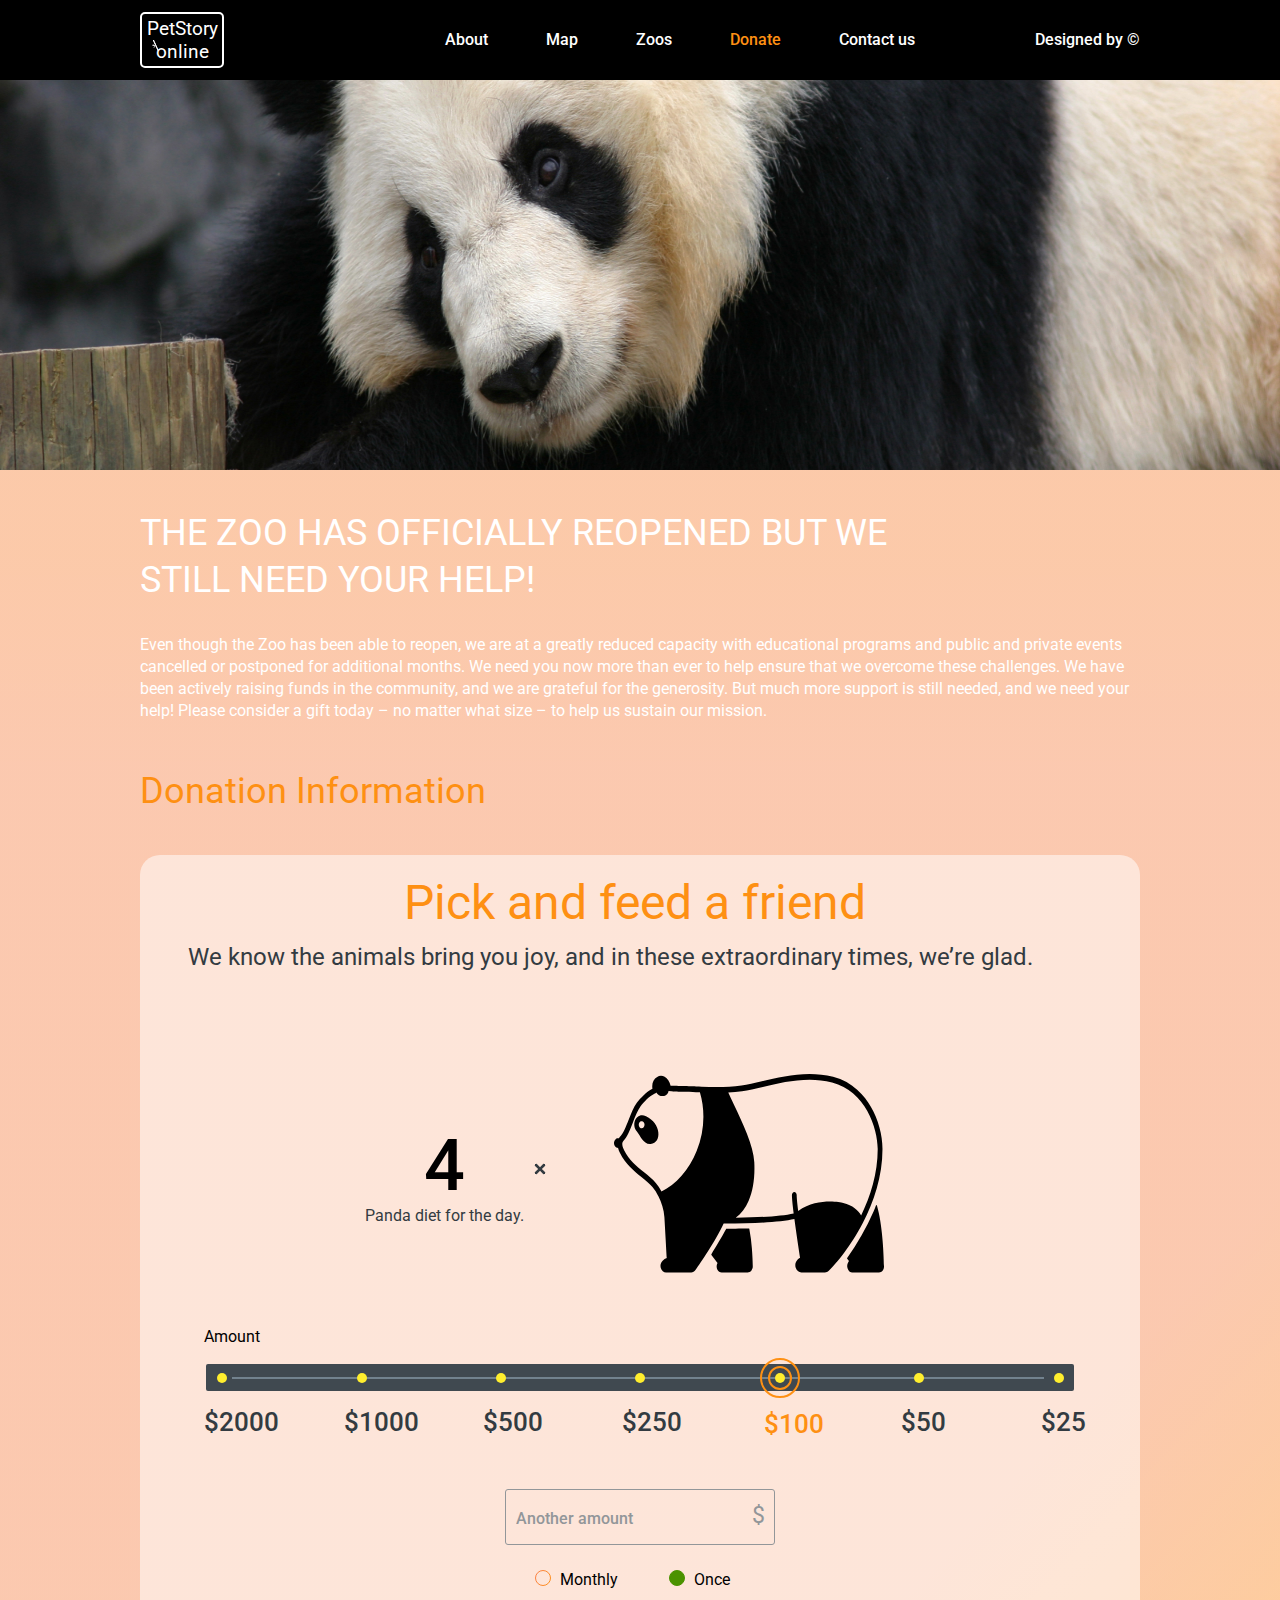
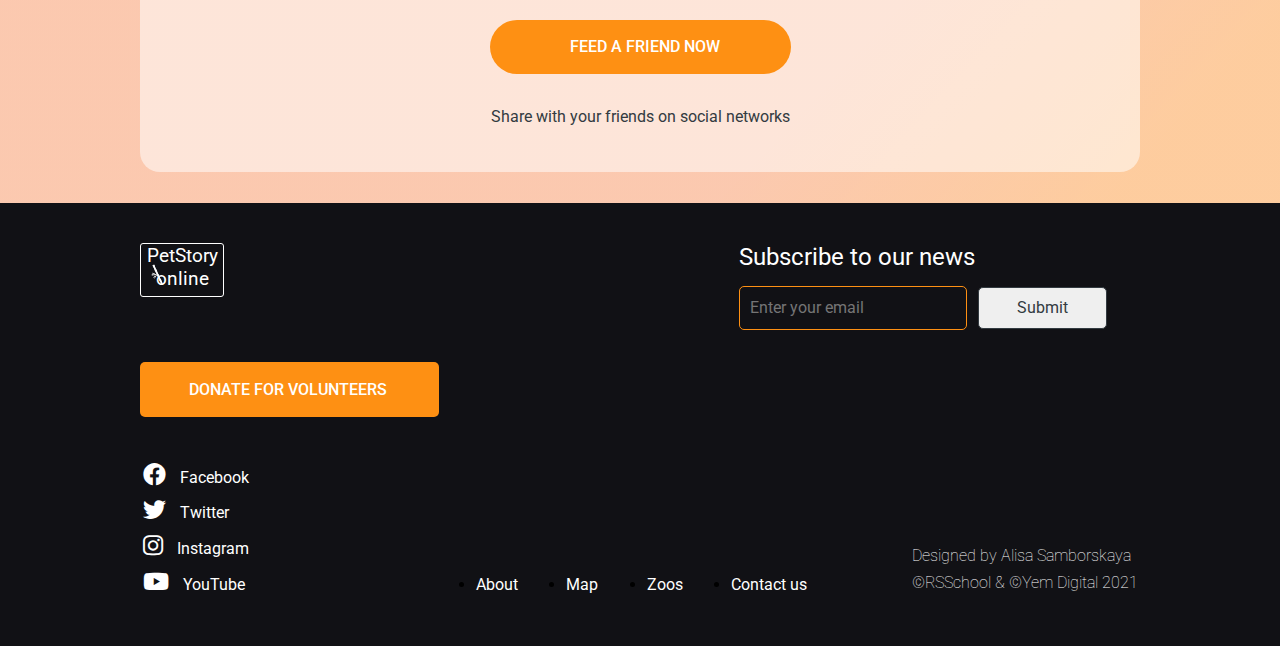
<file: online-zoo/pages/donate/index.html>
<!DOCTYPE html>
<html lang="en">
<head>
   <meta charset="UTF-8">
   <meta http-equiv="X-UA-Compatible" content="IE=edge">
   <meta name="viewport" content="width=device-width, initial-scale=1.0">
   <title>PetStory online</title>
   <link rel="icon" href="../../assets/icons/favicon.ico">
   <link rel="stylesheet" href="../../assets/styles/normalize.css">
   <link rel="preconnect" href="https://fonts.googleapis.com">
   <link rel="preconnect" href="https://fonts.gstatic.com" crossorigin>
   <link href="https://fonts.googleapis.com/css2?family=Roboto:wght@100;300;400;500;700&display=swap" rel="stylesheet">
   <link rel="stylesheet" href="../../assets/fonts/all.css">   
   <link rel="stylesheet" href="style.css">
</head>
<body>

   <section id="main-logo" class="title">

      <header class="header">
         <div class="container">
            <div class="header__body">
               
                  <a  href="../main/index.html" class="header__logo">
                     <img class="header__svg" src="../../assets/icons/logo-svg.svg" alt="Logo">
                     <h1>PetStory online</h1>
                  </a>
                  
                  <div class="header__modal">
                     <nav class="header__menu">                  
                        <ul class="header__list">
                           <div class="burger__logo">
                              <a href="../main/index.html" class="header__logo">
                                 <img src="../../assets/icons/logo-svg-orang.svg" alt="Logo">
                                 <h1>PetStory online</h1>
                              </a>
                           </div>
                           <div class="header__list2">
                              <li>
                                 <a href="../main/index.html" class="header__link">About</a>
                              </li>
                              <li>
                                 <a href="#" class="header__link">Map</a>
                              </li>
                              <li>
                                 <a href="#" class="header__link">Zoos</a>
                              </li>
                              <li>
                                 <a href="#" class="header__link header__link-active">Donate</a>
                              </li>
                              <li>
                                 <a href="#contact" class="header__link">Contact us</a>
                              </li>  
                           </div>
                           <li>
                              <a class="header__link title-link" href="https://www.figma.com/file/YddtN62u1jXCSVg2uPXnwP/online-zoo-3-weeks-(Copy)?node-id=138%3A953">Designed by ©</a>
                           </li>                   
                        </ul>
                     </nav>
                  </div>
                  <div class="header__burger">
                     <span></span>
                  </div>
            </div>
         </div>
      </header>

      <div class="panda">
         <div class="panda__header"></div>
         <img src="../../assets/images/donate-panda_bg.jpg" alt="">
      </div>      
   </section>

   <section class="pick">
      <div class="container">
         <h3 class="pick__h3">THE ZOO HAS OFFICIALLY REOPENED BUT WE STILL NEED YOUR HELP!</h3>
         <p class="pick__p">Even though the Zoo has been able to reopen, we are at a greatly reduced capacity with educational programs and public and private events cancelled or postponed for additional months. We need you now more than ever to help ensure that we overcome these challenges. We have been actively raising funds in the community, and we are grateful for the generosity.  But much more support is still needed, and we need your help! Please consider a gift today – no matter what size – to help us sustain our mission.</p>
         <h4 class="pick__h4">Donation Information</h4>

         <div class="pick__feed">
            <h3 class="feed__h3">Pick and feed a friend</h3>
            <p class="feed__p">We know the animals bring you joy, and in these extraordinary times, we’re glad.</p>

            <div class="feed__panda">

               <div class="panda-foo">
                  <p class="foo-number">4</p>
                  <p class="foo-text">Panda diet for the day.</p>
               </div>

               <div class="cross">
                  <img src="../../assets/icons/cross.svg" alt="">
               </div>

               <div>
                  <img class="panda-svg" src="../../assets/icons/feed__panda_svg.svg" alt="">
               </div>
            </div>

            <p class="amount">Amount</p>
            
               <form name="sum" class="donate" action="#0">
                  <div class="donate__line">
                     <div class="wrapper-points">
   
                        <input class="my-radio" type="radio" id="p5000" name="point" value="5000">
                        <label  for="p5000">
                           <div>
                              <div></div>
                           </div>
                           <label class="point-price" for="p5000">$5000</label>
                        </label>                     
   
                        <input class="my-radio" type="radio" id="p2000" name="point" value="2000">
                        <label for="p2000">
                           <div>
                              <div></div>
                           </div>
                           <label class="point-price" for="p2000">$2000</label>
                        </label>
   
                        <input class="my-radio" type="radio" id="p1000" name="point" value="1000">
                        <label for="p1000">
                           <div>
                              <div></div>
                           </div>
                           <label class="point-price" for="p1000">$1000</label>
                        </label>
   
                        <input class="my-radio" type="radio" id="p500" name="point" value="500">
                        <label for="p500">
                           <div>
                              <div></div>
                           </div>
                           <label class="point-price" for="p500">$500</label>
                        </label>
   
                        <input class="my-radio" type="radio" id="p250" name="point" value="250">
                        <label for="p250">
                           <div>
                              <div></div>
                           </div>
                           <label class="point-price" for="p250">$250</label>
                        </label>
   
                        <input class="my-radio" checked type="radio" id="p100" name="point" value="100">
                        <label for="p100">
                           <div>
                              <div></div>
                           </div>
                           <label class="point-price" for="p100">$100</label>
                        </label>
   
                        <input class="my-radio" type="radio" id="p50" name="point" value="50">
                        <label for="p50">
                           <div>
                              <div></div>
                           </div>
                           <label class="point-price" for="p50">$50</label>
                        </label>
   
                        <input class="my-radio" type="radio" id="p25" name="point" value="25">
                        <label for="p25">
                           <div>
                              <div></div>
                           </div>
                           <label class="point-price" for="p25">$25</label>
                        </label>
                     </div>
                  </div>
               </form>
   
               <form class="feed__form" action="#0">
                  <div class="wrapper-input">
                     <input name="another" id="inpun-numb" class="feed__input-number" type="number" min="1" max='9999' value="" placeholder="Another amount">
                     <label class="input-label" for="inpun-numb">$</label>
                  </div>
   
                  <div class="wrapper-radio-button">
                     <div class="form__radio">
                        <input class="radio-btn" type="radio" id="monthly" name="radio" value="mont">
                        <label class="radio-txt" for="monthly">Monthly</label>
                     </div>
      
                     <div class="form__radio">
                        <input checked class="radio-btn" type="radio" id="once" name="radio" value="ons">
                        <label class="radio-txt" for="once">Once</label>
                     </div>
                  </div>
                  <button class="feed__btn">Feed a friend now</button>
               </form>            

            

            <p class="form__txt">Share with your friends on social networks </p>

         </div>
      </div>
   </section>

   <footer id="contact" class="footer">
      <div class="container">

         <div class="footer__header">            
               <div class="footer__logo">
                  <a href="../main/index.html"><p>PetStory online</p></a>
                  <img src="../../assets/icons/logo-svg.svg" alt="">
               </div>

               <div class="footer__form">
                  <p>Subscribe to our news</p>
                  <form action="">
                     <input class="footer__input" type="email" required placeholder="Enter your email">
                     <button class="footer__form-btn">Submit</button>
                  </form>
               </div>

               <div class="footer__social-1">
                  <a href="https://www.facebook.com/" target="_blank"><i class="fa-brands fa-facebook"></i></a>
                  <a href="https://twitter.com/" target="_blank"><i class="fa-brands fa-twitter"></i></a>
                  <a href="https://www.instagram.com/" target="_blank"><i class="fa-brands fa-instagram"></i></a>
                  <a href="https://www.youtube.com/" target="_blank"><i class="fa-brands fa-youtube"></i></a>                  
               </div>
         </div>

         <a href="#main-logo" class="footer__btn">donate for volunteers</a>
         <a href="#main-logo" class="footer__btn-min">donate for volunteers</a>

         <div class="footer__bottom">

            
               <div class="footer__social-2">
                  <a href="https://www.facebook.com/" target="_blank"><i class="fa-brands fa-facebook"></i><span class="social-name">Facebook</span></a>
                  <a href="https://twitter.com/" target="_blank"><i class="fa-brands fa-twitter"></i><span class="social-name">Twitter</span></a>
                  <a href="https://www.instagram.com/" target="_blank"><i class="fa-brands fa-instagram"></i><span class="social-name">Instagram</span></a>
                  <a href="https://www.youtube.com/" target="_blank"><i class="fa-brands fa-youtube"></i><span class="social-name">YouTube</span></a>
               </div>

               
               <ul class="footer__list">
                  <li><a class="footer__link" href="../main/index.html">About</a></li>
                  <li><a class="footer__link" href="#">Map</a></li>
                  <li><a class="footer__link" href="#">Zoos</a></li>
                  <li><a class="footer__link" href="#">Contact us</a></li>
               </ul>

               <div class="footer__author">
                  <a href="">Designed by Alisa Samborskaya</a>
                  <a href="">©RSSchool & ©Yem Digital 2021</a>
               </div>
         </div>
      </div>
   </footer>

   <script src="https://ajax.googleapis.com/ajax/libs/jquery/3.6.0/jquery.min.js"></script>
<script src="script.js"></script>   
</body>
</html>
</file>
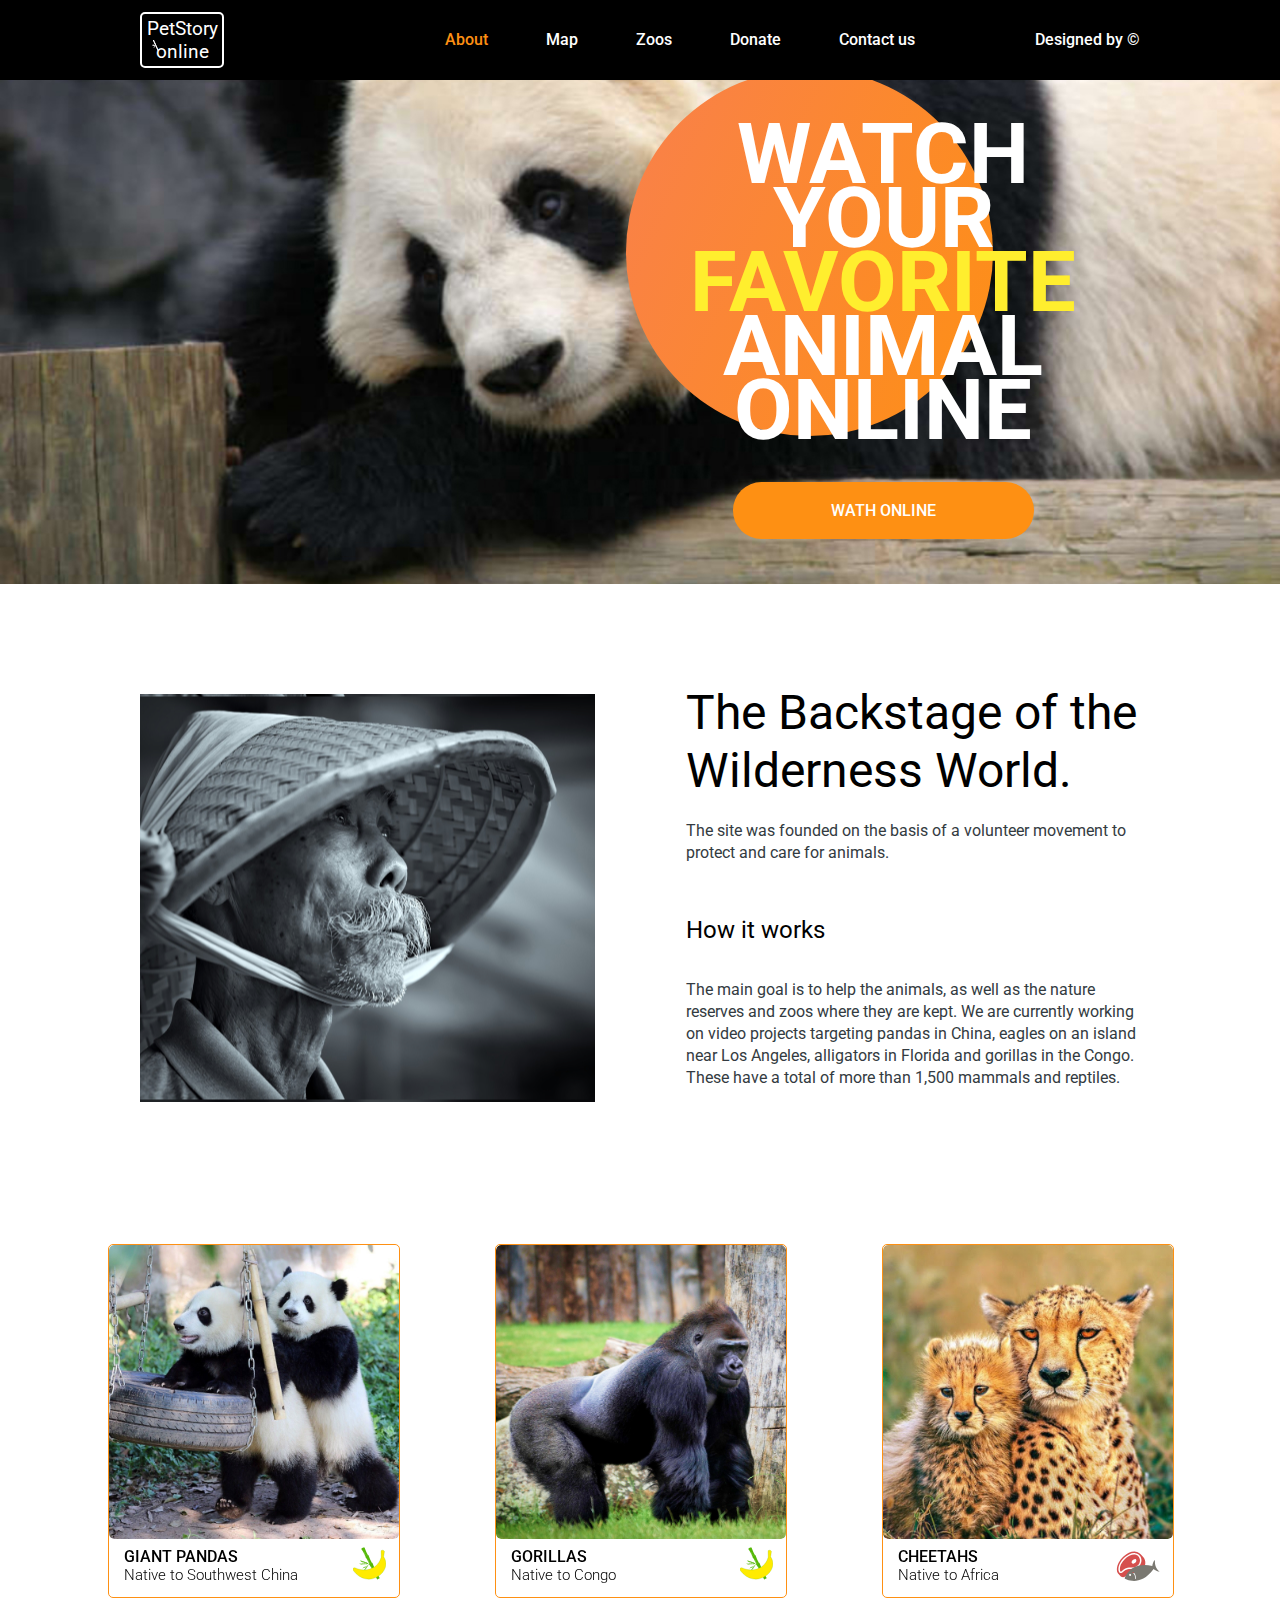
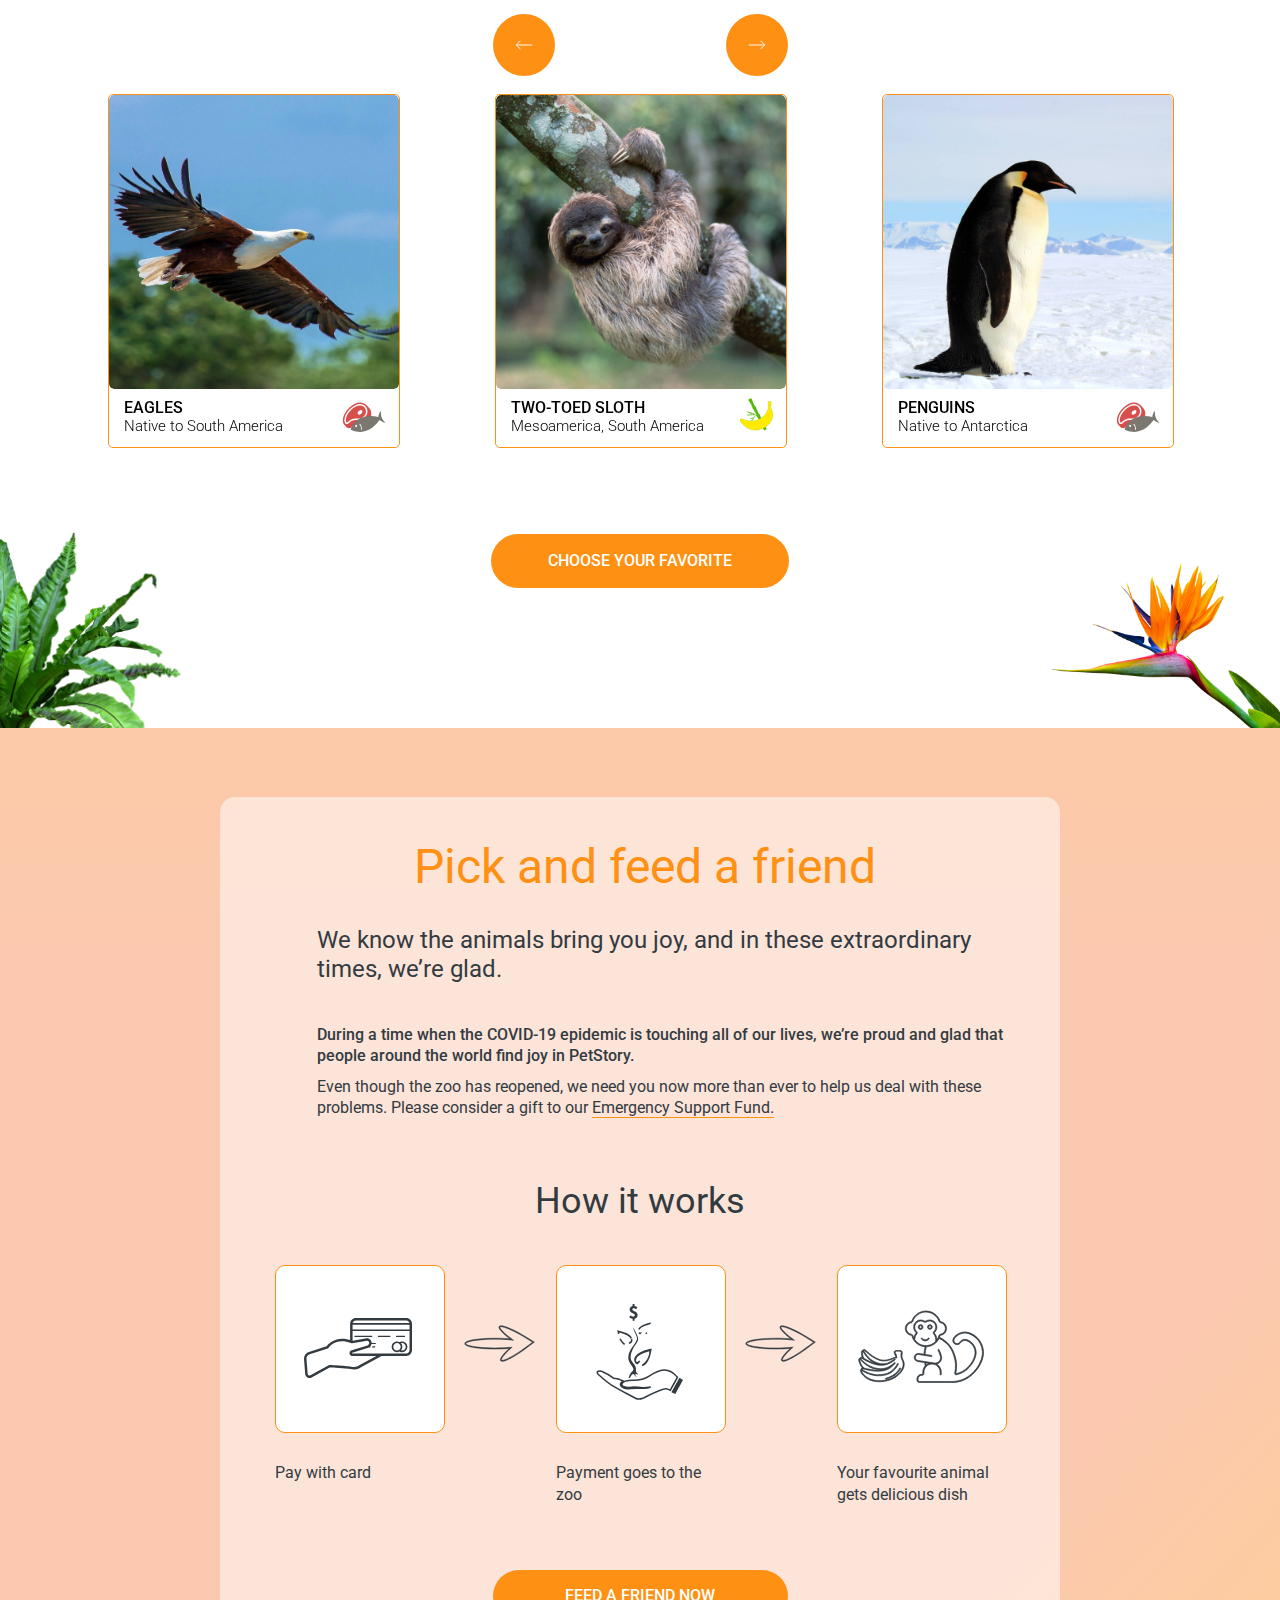
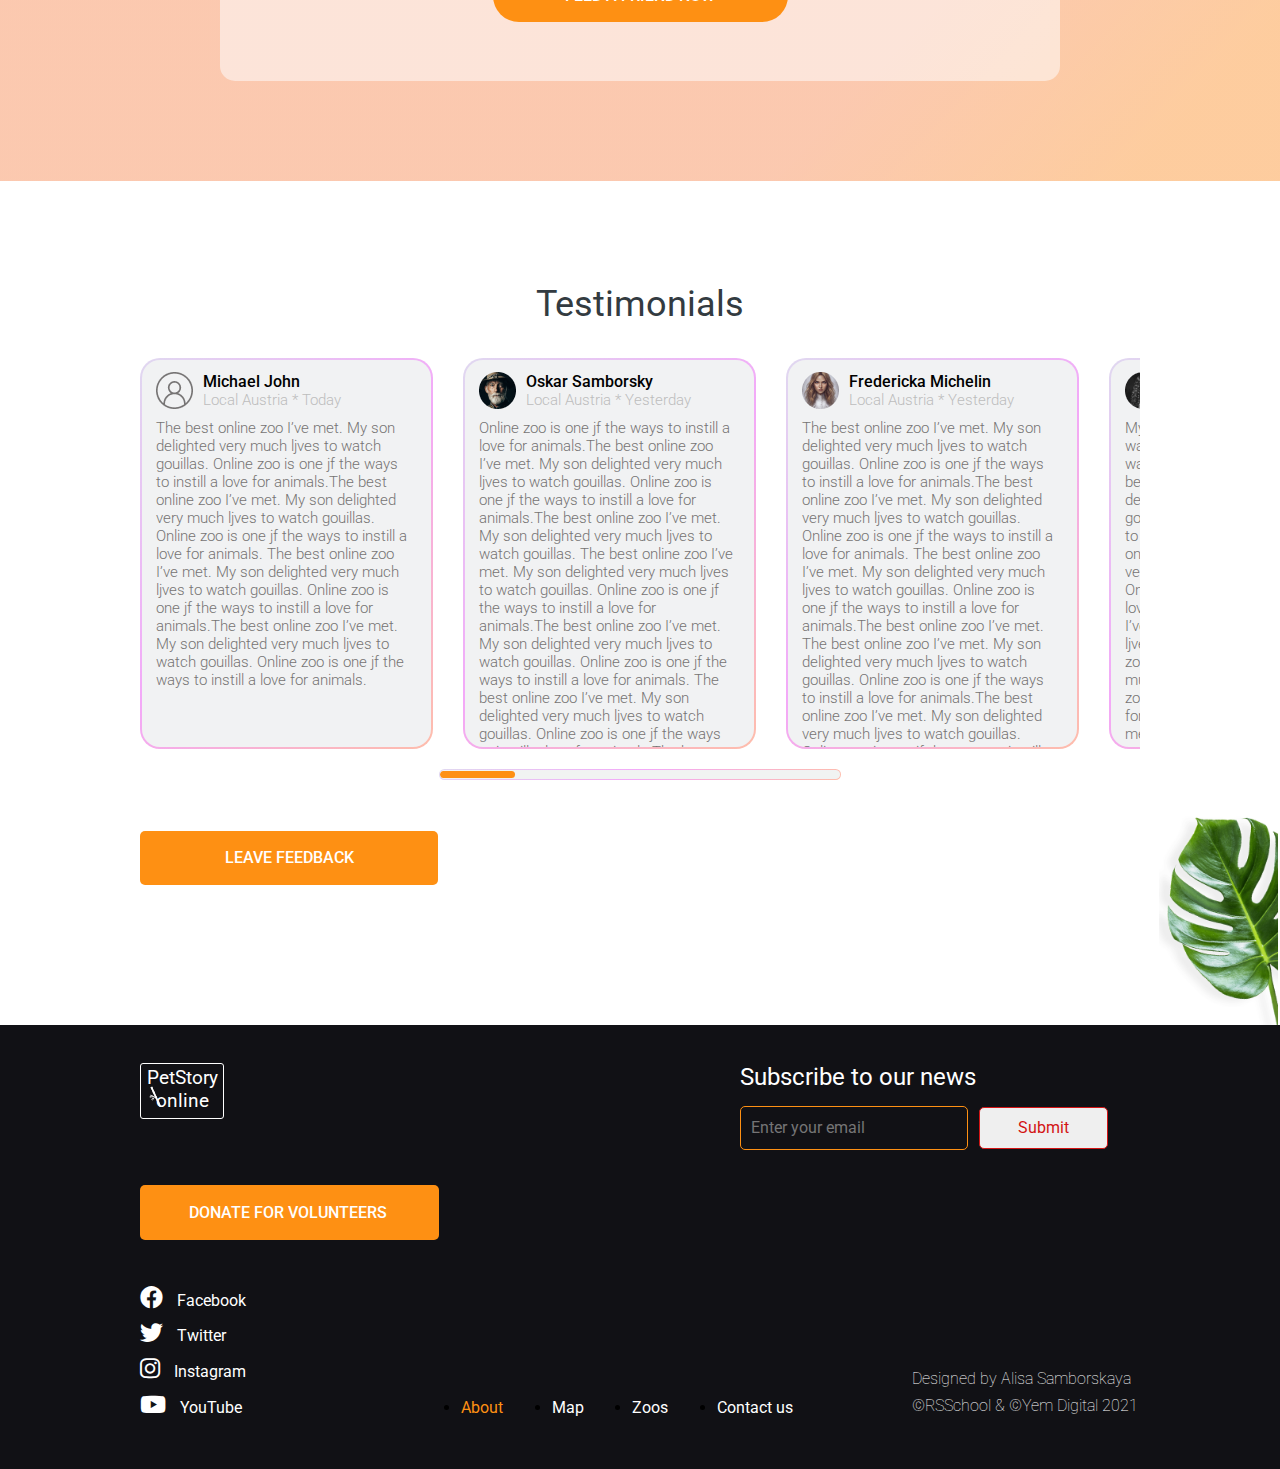
<file: online-zoo/pages/main/index.html>
<!DOCTYPE html>
<html lang="en">
  <head>
    <meta charset="UTF-8" />
    <meta http-equiv="X-UA-Compatible" content="IE=edge" />
    <meta name="viewport" content="width=device-width, initial-scale=1.0" />
    <title>PetStory online</title>
    <link rel="icon" href="../../assets/icons/favicon.ico" />
    <link rel="stylesheet" href="../../assets/styles/normalize.css" />
    <link rel="preconnect" href="https://fonts.googleapis.com" />
    <link rel="preconnect" href="https://fonts.gstatic.com" crossorigin />
    <link
      href="https://fonts.googleapis.com/css2?family=Roboto:wght@100;300;400;500;700&display=swap"
      rel="stylesheet"
    />
    <link rel="stylesheet" href="../../assets/fonts/all.css" />
    <link
      rel="stylesheet"
      href="https://cdn.jsdelivr.net/npm/swiper@8/swiper-bundle.min.css"
    />
    <link rel="stylesheet" href="style.css" />
  </head>
  <body>
    <section id="main-logo" class="title">
      <header class="header">
        <div class="container">
          <div class="header__body">
            <a href="../main/index.html" class="header__logo">
              <img
                class="header__svg"
                src="../../assets/icons/logo-svg.svg"
                alt="Logo"
              />
              <h1>PetStory online</h1>
            </a>

            <div class="header__modal">
              <nav class="header__menu">
                <ul class="header__list">
                  <div class="burger__logo">
                    <a href="../main/index.html" class="header__logo">
                      <img
                        src="../../assets/icons/logo-svg-orang.svg"
                        alt="Logo"
                      />
                      <h1>PetStory online</h1>
                    </a>
                  </div>
                  <div class="header__list2">
                    <li>
                      <a
                        href="index.html"
                        class="header__link header__link-active"
                        >About</a
                      >
                    </li>
                    <li>
                      <a href="#" class="header__link">Map</a>
                    </li>
                    <li>
                      <a href="#" class="header__link">Zoos</a>
                    </li>
                    <li>
                      <a href="../donate/index.html" class="header__link"
                        >Donate</a
                      >
                    </li>
                    <li>
                      <a href="#contact" class="header__link">Contact us</a>
                    </li>
                  </div>
                  <li>
                    <a
                      class="header__link title-link"
                      href="https://www.figma.com/file/YddtN62u1jXCSVg2uPXnwP/online-zoo-3-weeks-(Copy)?node-id=138%3A953"
                      >Designed by ©</a
                    >
                  </li>
                </ul>
              </nav>
            </div>
            <div class="header__burger">
              <span></span>
            </div>
          </div>
        </div>
      </header>

      <div class="container">
        <div class="title__content">
          <div class="title__text">
            <img src="../../assets/icons/circle-svg.svg" alt="" />
            <p>Watch</p>
            <p>your</p>
            <p class="title__text-yellow">favorite</p>
            <p>animal</p>
            <p>online</p>
          </div>
          <div class="title-btn">
            <a href="#">wath online</a>
          </div>
        </div>
      </div>
    </section>

    <section class="favorite">
      <div class="favorite__decor">
        <img src="../../assets/images/favorite-decor.png" alt="" />
      </div>
      <div class="decor-smoll-640">
        <img src="../../assets/images/favorite-decor_640.png" alt="" />
      </div>
      <div class="decor-smoll">
        <img src="../../assets/images/favorite-decor-left-smoll.png" alt="" />
      </div>
      <div class="container">
        <div class="favorite__content">
          <div class="favorite__bnt">
            <a href="#">wath online</a>
          </div>
          <div class="favorite__img"></div>
          <div class="favorite__text">
            <h2>The Backstage of the Wilderness World.</h2>
            <p>
              The site was founded on the basis of a volunteer movement to
              protect and care for animals.
            </p>
            <h6>How it works</h6>
            <p>
              The main goal is to help the animals, as well as the nature
              reserves and zoos where they are kept. We are currently working on
              video projects targeting pandas in China, eagles on an island near
              Los Angeles, alligators in Florida and gorillas in the Congo.
              These have a total of more than 1,500 mammals and reptiles.
            </p>
          </div>
        </div>
      </div>
    </section>

    <section class="pets">
      <div class="wrapper-btn">
        <div class="wrapper__position">
          <div class="slider-btn">
            <button class="btn-prev">
              <img src="../../assets/icons/Vector.svg" alt="" />
            </button>
            <button class="btn-next">
              <img src="../../assets/icons/Vector.svg" alt="" />
            </button>
          </div>
        </div>
      </div>

      <div class="container-slider">
        <div class="pets__slider">
          <div class="slider">
            <div class="slider__item">
              <div class="slider__card">
                <div class="slider__img">
                  <img src="../../assets/images/pets-1.jpg" alt="" />
                </div>
                <div class="slider__item-text">
                  <h6>giant Pandas</h6>
                  <p>Native to Southwest China</p>
                  <img src="../../assets/icons/pets-banan.svg" alt="" />
                </div>
              </div>
            </div>

            <div class="slider__item">
              <div class="slider__card">
                <div class="slider__img">
                  <img src="../../assets/images/pets-2.jpg" alt="" />
                </div>
                <div class="slider__item-text">
                  <h6>Eagles</h6>
                  <p>Native to South America</p>
                  <img src="../../assets/icons/pets-fish.svg" alt="" />
                </div>
              </div>
            </div>

            <div class="slider__item">
              <div class="slider__card">
                <div class="slider__img">
                  <img src="../../assets/images/pets-3.jpg" alt="" />
                </div>
                <div class="slider__item-text">
                  <h6>Gorillas</h6>
                  <p>Native to Congo</p>
                  <img src="../../assets/icons/pets-banan.svg" alt="" />
                </div>
              </div>
            </div>

            <div class="slider__item">
              <div class="slider__card">
                <div class="slider__img">
                  <img src="../../assets/images/pets-4.jpg" alt="" />
                </div>
                <div class="slider__item-text">
                  <h6>Two-toed Sloth</h6>
                  <p>Mesoamerica, South America</p>
                  <img src="../../assets/icons/pets-banan.svg" alt="" />
                </div>
              </div>
            </div>

            <div class="slider__item">
              <div class="slider__card">
                <div class="slider__img">
                  <img src="../../assets/images/pets-5.jpg" alt="" />
                </div>
                <div class="slider__item-text">
                  <h6>cheetahs</h6>
                  <p>Native to Africa</p>
                  <img src="../../assets/icons/pets-fish.svg" alt="" />
                </div>
              </div>
            </div>

            <div class="slider__item">
              <div class="slider__card">
                <div class="slider__img">
                  <img src="../../assets/images/pets-6.jpg" alt="" />
                </div>
                <div class="slider__item-text">
                  <h6>Penguins</h6>
                  <p>Native to Antarctica</p>
                  <img src="../../assets/icons/pets-fish.svg" alt="" />
                </div>
              </div>
            </div>

            <div class="slider__item">
              <div class="slider__card">
                <div class="slider__img">
                  <img src="../../assets/images/pets-7.jpg" alt="" />
                </div>
                <div class="slider__item-text">
                  <h6>Gorillas</h6>
                  <p>Native to Congo</p>
                  <img src="../../assets/icons/pets-banan.svg" alt="" />
                </div>
              </div>
            </div>

            <div class="slider__item">
              <div class="slider__card">
                <div class="slider__img">
                  <img src="../../assets/images/pets-8.jpg" alt="" />
                </div>
                <div class="slider__item-text">
                  <h6>Alligators</h6>
                  <p>Native to Southeastern United States</p>
                  <img src="../../assets/icons/pets-fish.svg" alt="" />
                </div>
              </div>
            </div>
          </div>
        </div>
      </div>

      <button class="pets__button">choose your favorite</button>

      <div class="decor__button">
        <img
          class="decor__left"
          src="../../assets/images/favorite-decor-left.png"
          alt=""
        />
        <img
          class="decor__right"
          src="../../assets/images/favorite-decor-right.png"
          alt=""
        />
        <img
          class="decor__right-320"
          src="../../assets/images/favorite-decor-right-320.png"
          alt=""
        />
      </div>
    </section>

    <section class="feed">
      <div class="feed__container">
        <div class="feed__wrapper">
          <div class="feed__title">
            <p class="feed__h4">Pick and feed a friend</p>
            <p class="feed__h6">
              We know the animals bring you joy, and in these extraordinary
              times, we’re glad.
            </p>
            <p class="feed__text-1">
              During a time when the COVID-19 epidemic is touching all of our
              lives, we’re proud and glad that people around the world find joy
              in PetStory.
            </p>
            <p class="feed__text-2">
              Even though the zoo has reopened, we need you now more than ever
              to help us deal with these problems. Please consider a gift to our
              <a class="feed__link" href="../donate/index.html"
                >Emergency Support Fund.</a
              >
            </p>
          </div>

          <p class="feed__h4-black">How it works</p>

          <div class="feed__flex">
            <div class="feed__card">
              <div class="feed__card-icon">
                <img
                  class="feed__icon-pay"
                  src="../../assets/icons/feed-pay.svg"
                  alt=""
                />
              </div>
              <p class="feed__card-text">Pay with card</p>
            </div>

            <div>
              <img
                class="arrow-big"
                src="../../assets/icons/feed-arrow-big.svg"
                alt=""
              />
            </div>

            <div class="feed__card">
              <div class="arrow-grin">
                <img
                  class="grin-1"
                  src="../../assets/icons/feed-arroe-grin.svg"
                  alt=""
                />
                <img
                  class="grin-2"
                  src="../../assets/icons/feed-arroe-grin.svg"
                  alt=""
                />
              </div>
              <div class="feed__card-icon">
                <img
                  class="feed__icon-zoo"
                  src="../../assets/icons/feed-zoo.svg"
                  alt=""
                />
              </div>
              <p class="feed__card-text">Payment goes to the zoo</p>
            </div>

            <div>
              <img
                class="arrow-big"
                src="../../assets/icons/feed-arrow-big.svg"
                alt=""
              />
            </div>

            <div class="feed__card">
              <div class="feed__card-icon">
                <img
                  class="feed__icon-monkey"
                  src="../../assets/icons/feed-monkey.svg"
                  alt=""
                />
              </div>
              <p class="feed__card-text">
                Your favourite animal gets delicious dish
              </p>
            </div>
          </div>

          <a href="../donate/index.html" class="feed__btn">Feed a friend now</a>
        </div>
      </div>
    </section>

    <section class="testimonials">
      <div class="container">
        <h3 class="testimonials__title">Testimonials</h3>

        <div class="testimonials__wrapper">
          <div class="testimonials__flex">
            <div class="testimonials-card">
              <div class="feedback">
                <img
                  src="../../assets/images/testimonials-photo-1.png"
                  alt=""
                />
                <div>
                  <p class="feedback-name">Michael John</p>
                  <p class="feedback-local">Local Austria * Today</p>
                </div>
              </div>
              <p class="feedback-text">
                The best online zoo I’ve met. My son delighted very much ljves
                to watch gouillas. Online zoo is one jf the ways to instill a
                love for animals.The best online zoo I’ve met. My son delighted
                very much ljves to watch gouillas. Online zoo is one jf the ways
                to instill a love for animals. The best online zoo I’ve met. My
                son delighted very much ljves to watch gouillas. Online zoo is
                one jf the ways to instill a love for animals.The best online
                zoo I’ve met. My son delighted very much ljves to watch
                gouillas. Online zoo is one jf the ways to instill a love for
                animals.
              </p>
            </div>

            <div class="testimonials-card">
              <div class="feedback">
                <img
                  src="../../assets/images/testimonials-photo-2.png"
                  alt=""
                />
                <div>
                  <p class="feedback-name">Oskar Samborsky</p>
                  <p class="feedback-local">Local Austria * Yesterday</p>
                </div>
              </div>
              <p class="feedback-text">
                Online zoo is one jf the ways to instill a love for animals.The
                best online zoo I’ve met. My son delighted very much ljves to
                watch gouillas. Online zoo is one jf the ways to instill a love
                for animals.The best online zoo I’ve met. My son delighted very
                much ljves to watch gouillas. The best online zoo I’ve met. My
                son delighted very much ljves to watch gouillas. Online zoo is
                one jf the ways to instill a love for animals.The best online
                zoo I’ve met. My son delighted very much ljves to watch
                gouillas. Online zoo is one jf the ways to instill a love for
                animals. The best online zoo I’ve met. My son delighted very
                much ljves to watch gouillas. Online zoo is one jf the ways to
                instill a love for animals.The best online zoo I’ve met. My son
                delighted very much ljves to watch gouillas. Online zoo is one
                jf the ways to instill a love for animals.
              </p>
            </div>

            <div class="testimonials-card">
              <div class="feedback">
                <img
                  src="../../assets/images/testimonials-photo-3.png"
                  alt=""
                />
                <div>
                  <p class="feedback-name">Fredericka Michelin</p>
                  <p class="feedback-local">Local Austria * Yesterday</p>
                </div>
              </div>
              <p class="feedback-text">
                The best online zoo I’ve met. My son delighted very much ljves
                to watch gouillas. Online zoo is one jf the ways to instill a
                love for animals.The best online zoo I’ve met. My son delighted
                very much ljves to watch gouillas. Online zoo is one jf the ways
                to instill a love for animals. The best online zoo I’ve met. My
                son delighted very much ljves to watch gouillas. Online zoo is
                one jf the ways to instill a love for animals.The best online
                zoo I’ve met. The best online zoo I’ve met. My son delighted
                very much ljves to watch gouillas. Online zoo is one jf the ways
                to instill a love for animals.The best online zoo I’ve met. My
                son delighted very much ljves to watch gouillas. Online zoo is
                one jf the ways to instill a love for animals.
              </p>
            </div>

            <div class="testimonials-card">
              <div class="feedback">
                <img
                  src="../../assets/images/testimonials-photo-4.png"
                  alt=""
                />
                <div>
                  <p class="feedback-name">Mila Riksha</p>
                  <p class="feedback-local">Local Austria * Yesterday</p>
                </div>
              </div>
              <p class="feedback-text">
                My son delighted very much ljves to watch gouillas. Online zoo
                is one jf the ways to instill a love for animals.The best online
                zoo I’ve met. My son delighted very much ljves to watch
                gouillas. Online zoo is one jf the ways to instill a love for
                animals.The best online zoo I’ve met. My son delighted very much
                ljves to watch gouillas. Online zoo is one jf the ways to
                instill a love for animals.The best online zoo I’ve met. My son
                delighted very much ljves to watch gouillas. The best online zoo
                I’ve met. My son delighted very much ljves to watch gouillas.
                Online zoo is one jf the ways to instill a love for animals.The
                best online zoo I’ve met. My son delighted very much ljves to
                watch gouillas. Online zoo is one jf the ways to instill a love
                for animals.
              </p>
            </div>

            <div class="testimonials-card">
              <div class="feedback">
                <img
                  src="../../assets/images/testimonials-photo-1.png"
                  alt=""
                />
                <div>
                  <p class="feedback-name">Michael John</p>
                  <p class="feedback-local">Local Austria * Today</p>
                </div>
              </div>
              <p class="feedback-text">
                The best online zoo I’ve met. My son delighted very much ljves
                to watch gouillas. Online zoo is one jf the ways to instill a
                love for animals.The best online zoo I’ve met. My son delighted
                very much ljves to watch gouillas. Online zoo is one jf the ways
                to instill a love for animals. The best online zoo I’ve met. My
                son delighted very much ljves to watch gouillas. Online zoo is
                one jf the ways to instill a love for animals.The best online
                zoo I’ve met. My son delighted very much ljves to watch
                gouillas. Online zoo is one jf the ways to instill a love for
                animals.
              </p>
            </div>

            <div class="testimonials-card">
              <div class="feedback">
                <img
                  src="../../assets/images/testimonials-photo-2.png"
                  alt=""
                />
                <div>
                  <p class="feedback-name">Oskar Samborsky</p>
                  <p class="feedback-local">Local Austria * Yesterday</p>
                </div>
              </div>
              <p class="feedback-text">
                Online zoo is one jf the ways to instill a love for animals.The
                best online zoo I’ve met. My son delighted very much ljves to
                watch gouillas. Online zoo is one jf the ways to instill a love
                for animals.The best online zoo I’ve met. My son delighted very
                much ljves to watch gouillas. The best online zoo I’ve met. My
                son delighted very much ljves to watch gouillas. Online zoo is
                one jf the ways to instill a love for animals.The best online
                zoo I’ve met. My son delighted very much ljves to watch
                gouillas. Online zoo is one jf the ways to instill a love for
                animals. The best online zoo I’ve met. My son delighted very
                much ljves to watch gouillas. Online zoo is one jf the ways to
                instill a love for animals.The best online zoo I’ve met. My son
                delighted very much ljves to watch gouillas. Online zoo is one
                jf the ways to instill a love for animals.
              </p>
            </div>

            <div class="testimonials-card">
              <div class="feedback">
                <img
                  src="../../assets/images/testimonials-photo-3.png"
                  alt=""
                />
                <div>
                  <p class="feedback-name">Fredericka Michelin</p>
                  <p class="feedback-local">Local Austria * Yesterday</p>
                </div>
              </div>
              <p class="feedback-text">
                The best online zoo I’ve met. My son delighted very much ljves
                to watch gouillas. Online zoo is one jf the ways to instill a
                love for animals.The best online zoo I’ve met. My son delighted
                very much ljves to watch gouillas. Online zoo is one jf the ways
                to instill a love for animals. The best online zoo I’ve met. My
                son delighted very much ljves to watch gouillas. Online zoo is
                one jf the ways to instill a love for animals.The best online
                zoo I’ve met. The best online zoo I’ve met. My son delighted
                very much ljves to watch gouillas. Online zoo is one jf the ways
                to instill a love for animals.The best online zoo I’ve met. My
                son delighted very much ljves to watch gouillas. Online zoo is
                one jf the ways to instill a love for animals.
              </p>
            </div>

            <div class="testimonials-card">
              <div class="feedback">
                <img
                  src="../../assets/images/testimonials-photo-4.png"
                  alt=""
                />
                <div>
                  <p class="feedback-name">Mila Riksha</p>
                  <p class="feedback-local">Local Austria * Yesterday</p>
                </div>
              </div>
              <p class="feedback-text">
                My son delighted very much ljves to watch gouillas. Online zoo
                is one jf the ways to instill a love for animals.The best online
                zoo I’ve met. My son delighted very much ljves to watch
                gouillas. Online zoo is one jf the ways to instill a love for
                animals.The best online zoo I’ve met. My son delighted very much
                ljves to watch gouillas. Online zoo is one jf the ways to
                instill a love for animals.The best online zoo I’ve met. My son
                delighted very much ljves to watch gouillas. The best online zoo
                I’ve met. My son delighted very much ljves to watch gouillas.
                Online zoo is one jf the ways to instill a love for animals.The
                best online zoo I’ve met. My son delighted very much ljves to
                watch gouillas. Online zoo is one jf the ways to instill a love
                for animals.
              </p>
            </div>

            <div class="testimonials-card">
              <div class="feedback">
                <img
                  src="../../assets/images/testimonials-photo-1.png"
                  alt=""
                />
                <div>
                  <p class="feedback-name">Michael John</p>
                  <p class="feedback-local">Local Austria * Today</p>
                </div>
              </div>
              <p class="feedback-text">
                The best online zoo I’ve met. My son delighted very much ljves
                to watch gouillas. Online zoo is one jf the ways to instill a
                love for animals.The best online zoo I’ve met. My son delighted
                very much ljves to watch gouillas. Online zoo is one jf the ways
                to instill a love for animals. The best online zoo I’ve met. My
                son delighted very much ljves to watch gouillas. Online zoo is
                one jf the ways to instill a love for animals.The best online
                zoo I’ve met. My son delighted very much ljves to watch
                gouillas. Online zoo is one jf the ways to instill a love for
                animals.
              </p>
            </div>

            <div class="testimonials-card">
              <div class="feedback">
                <img
                  src="../../assets/images/testimonials-photo-2.png"
                  alt=""
                />
                <div>
                  <p class="feedback-name">Oskar Samborsky</p>
                  <p class="feedback-local">Local Austria * Yesterday</p>
                </div>
              </div>
              <p class="feedback-text">
                Online zoo is one jf the ways to instill a love for animals.The
                best online zoo I’ve met. My son delighted very much ljves to
                watch gouillas. Online zoo is one jf the ways to instill a love
                for animals.The best online zoo I’ve met. My son delighted very
                much ljves to watch gouillas. The best online zoo I’ve met. My
                son delighted very much ljves to watch gouillas. Online zoo is
                one jf the ways to instill a love for animals.The best online
                zoo I’ve met. My son delighted very much ljves to watch
                gouillas. Online zoo is one jf the ways to instill a love for
                animals. The best online zoo I’ve met. My son delighted very
                much ljves to watch gouillas. Online zoo is one jf the ways to
                instill a love for animals.The best online zoo I’ve met. My son
                delighted very much ljves to watch gouillas. Online zoo is one
                jf the ways to instill a love for animals.
              </p>
            </div>

            <div class="testimonials-card">
              <div class="feedback">
                <img
                  src="../../assets/images/testimonials-photo-3.png"
                  alt=""
                />
                <div>
                  <p class="feedback-name">Fredericka Michelin</p>
                  <p class="feedback-local">Local Austria * Yesterday</p>
                </div>
              </div>
              <p class="feedback-text">
                The best online zoo I’ve met. My son delighted very much ljves
                to watch gouillas. Online zoo is one jf the ways to instill a
                love for animals.The best online zoo I’ve met. My son delighted
                very much ljves to watch gouillas. Online zoo is one jf the ways
                to instill a love for animals. The best online zoo I’ve met. My
                son delighted very much ljves to watch gouillas. Online zoo is
                one jf the ways to instill a love for animals.The best online
                zoo I’ve met. The best online zoo I’ve met. My son delighted
                very much ljves to watch gouillas. Online zoo is one jf the ways
                to instill a love for animals.The best online zoo I’ve met. My
                son delighted very much ljves to watch gouillas. Online zoo is
                one jf the ways to instill a love for animals.
              </p>
            </div>

            <div class="testimonials-card">
              <div class="feedback">
                <img
                  src="../../assets/images/testimonials-photo-4.png"
                  alt=""
                />
                <div>
                  <p class="feedback-name">Mila Riksha</p>
                  <p class="feedback-local">Local Austria * Yesterday</p>
                </div>
              </div>
              <p class="feedback-text">
                My son delighted very much ljves to watch gouillas. Online zoo
                is one jf the ways to instill a love for animals.The best online
                zoo I’ve met. My son delighted very much ljves to watch
                gouillas. Online zoo is one jf the ways to instill a love for
                animals.The best online zoo I’ve met. My son delighted very much
                ljves to watch gouillas. Online zoo is one jf the ways to
                instill a love for animals.The best online zoo I’ve met. My son
                delighted very much ljves to watch gouillas. The best online zoo
                I’ve met. My son delighted very much ljves to watch gouillas.
                Online zoo is one jf the ways to instill a love for animals.The
                best online zoo I’ve met. My son delighted very much ljves to
                watch gouillas. Online zoo is one jf the ways to instill a love
                for animals.
              </p>
            </div>
          </div>
        </div>

        <div class="testimonials__strip">
          <div class="wrapper-strip">
            <input
              class="testimonials-range"
              value="1"
              min="1"
              max="8"
              type="range"
            />
          </div>
        </div>

        <button class="testimonials__btn">leave feedback</button>
      </div>
      <div class="testimonials__decor">
        <img src="../../assets/images/Testimonials-decor.png" alt="" />
      </div>
    </section>

    <div class="popup">
      <div class="popup__container">
        <div class="popup__close">
          <img src="../../assets/icons/close-svg.svg" alt="" />
        </div>
        <div class="popup__content">
          <div class="testimonials-card">
            <div class="feedback">
              <img src="../../assets/images/testimonials-photo-1.png" alt="" />
              <div>
                <p class="feedback-name">Michael John</p>
                <p class="feedback-local">Local Austria * Today</p>
              </div>
            </div>
            <p class="feedback-text">
              The best online zoo I’ve met. My son delighted very much ljves to
              watch gouillas. Online zoo is one jf the ways to instill a love
              for animals.The best online zoo I’ve met. My son delighted very
              much ljves to watch gouillas. Online zoo is one jf the ways to
              instill a love for animals. The best online zoo I’ve met. My son
              delighted very much ljves to watch gouillas. Online zoo is one jf
              the ways to instill a love for animals.The best online zoo I’ve
              met. My son delighted very much ljves to watch gouillas. Online
              zoo is one jf the ways to instill a love for animals.
            </p>
          </div>
        </div>
      </div>
    </div>

    <footer id="contact" class="footer">
      <div class="container">
        <div class="footer__header">
          <div class="footer__logo">
            <a href="#main-logo"><p>PetStory online</p></a>
            <img src="../../assets/icons/logo-svg.svg" alt="" />
          </div>

          <div class="footer__form">
            <p>Subscribe to our news</p>
            <form action="#0">
              <input
                class="footer__input"
                type="email"
                required
                placeholder="Enter your email"
              />
              <button class="footer__form-btn">Submit</button>
            </form>
          </div>

          <div class="footer__social-1">
            <a href="https://www.facebook.com/" target="_blank"
              ><i class="fa-brands fa-facebook"></i
            ></a>
            <a href="https://twitter.com/" target="_blank"
              ><i class="fa-brands fa-twitter"></i
            ></a>
            <a href="https://www.instagram.com/" target="_blank"
              ><i class="fa-brands fa-instagram"></i
            ></a>
            <a href="https://www.youtube.com/" target="_blank"
              ><i class="fa-brands fa-youtube"></i
            ></a>
          </div>
        </div>

        <a href="../donate/index.html" class="footer__btn"
          >donate for volunteers</a
        >
        <a href="../donate/index.html" class="footer__btn-min"
          >donate for volunteers</a
        >

        <div class="footer__bottom">
          <div class="footer__social-2">
            <a href="https://www.facebook.com/" target="_blank"
              ><i class="fa-brands fa-facebook"></i
              ><span class="social-name">Facebook</span></a
            >
            <a href="https://twitter.com/" target="_blank"
              ><i class="fa-brands fa-twitter"></i
              ><span class="social-name">Twitter</span></a
            >
            <a href="https://www.instagram.com/" target="_blank"
              ><i class="fa-brands fa-instagram"></i
              ><span class="social-name">Instagram</span></a
            >
            <a href="https://www.youtube.com/" target="_blank"
              ><i class="fa-brands fa-youtube"></i
              ><span class="social-name">YouTube</span></a
            >
          </div>

          <ul class="footer__list">
            <li>
              <a class="footer__link footer__link-active" href="#">About</a>
            </li>
            <li><a class="footer__link" href="#">Map</a></li>
            <li><a class="footer__link" href="#">Zoos</a></li>
            <li><a class="footer__link" href="#">Contact us</a></li>
          </ul>

          <div class="footer__author">
            <a href="">Designed by Alisa Samborskaya</a>
            <a href="">©RSSchool & ©Yem Digital 2021</a>
          </div>
        </div>
      </div>
    </footer>

    <script src="https://ajax.googleapis.com/ajax/libs/jquery/3.6.0/jquery.min.js"></script>
    <script src="../../assets/js/slick.min.js"></script>
    <script src="script.js"></script>
  </body>
</html>
</file>
<file: online-zoo/pages/donate/style.css>
:root {
  scroll-behavior: smooth;
}

* {
  padding: 0;
  margin: 0;
  border: 0;
}

body {
  font-family: "Roboto", sans-serif;
}

h1, h2, h3, h4, h5, h6 {
  font-weight: 400;
}

a {
  text-decoration: none;
}

.footer__btn-min, .footer__btn, .feed__btn {
  cursor: pointer;
  font-size: 16px;
  font-weight: 500;
  text-transform: uppercase;
  color: #fff;
  background-color: #FE9013;
  transition: all 0.3s ease;
}
.footer__btn-min:hover, .footer__btn:hover, .feed__btn:hover {
  background-color: #E47209;
}
.footer__btn-min:active, .footer__btn:active, .feed__btn:active {
  background-color: #4B9200;
}

.form__txt, .foo-text {
  font-size: 16px;
  line-height: 22px;
  color: #333B41;
}

.container {
  max-width: 1160px;
  margin: 0 auto;
  padding: 0 220px;
}
@media (max-width: 1300px) {
  .container {
    max-width: 1000px;
    padding: 0 40px;
  }
}
@media (max-width: 1170px) {
  .container {
    padding: 0 30px;
  }
}
@media (max-width: 770px) {
  .container {
    padding: 0 20px;
  }
}
@media (max-width: 500px) {
  .container {
    padding: 0 10px;
  }
}

.header {
  position: relative;
  width: 100%;
  top: 0;
  left: 0;
  z-index: 5;
}
@media (max-width: 770px) {
  .header {
    position: fixed;
    top: 0;
  }
}

.header:before {
  content: "";
  position: absolute;
  top: 0;
  left: 0;
  width: 100%;
  height: 100%;
  background-color: #000;
  z-index: 2;
}

.header__body {
  position: relative;
  display: flex;
  justify-content: space-between;
  height: 80px;
  align-items: center;
}

.header__body-1 {
  display: flex;
  align-items: center;
  gap: 40px;
}

.header__logo {
  overflow: hidden;
  z-index: 3;
  position: relative;
  width: 80px;
  border: 2px solid #fff;
  border-radius: 5px;
  transition: all 0.3s;
}
.header__logo:hover {
  border: 2px solid #FE9013;
}
@media (max-width: 770px) {
  .header__logo {
    width: 47px;
    border: none;
  }
}
.header__logo h1 {
  font-size: 19px;
  line-height: 23px;
  text-align: center;
  margin: 0 auto;
  padding: 3px 0px;
  color: #fff;
}
@media (max-width: 770px) {
  .header__logo h1 {
    font-size: 12px;
    line-height: 15px;
  }
}
.header__logo img {
  position: absolute;
  left: 10px;
  top: 21px;
}
@media (max-width: 770px) {
  .header__logo img {
    left: 3px;
    top: 14px;
  }
}

.burger__logo {
  display: none;
}
@media (max-width: 770px) {
  .burger__logo {
    display: block;
    width: 63px;
    height: 40px;
    border: 1px solid #FE9013;
    border-radius: 5px;
  }
}
.burger__logo h1 {
  color: #FE9013;
  text-align: center;
  font-size: 15.21px;
  line-height: 18px;
}
.burger__logo img {
  position: absolute;
  top: 20px;
  left: 6px;
}

.header__svg {
  position: absolute;
  width: 7px;
  height: 21px;
}

.header__logo img {
  max-width: 100%;
  display: block;
}

.header__burger {
  display: none;
}

.header__list {
  display: flex;
  justify-content: space-between;
  position: relative;
  z-index: 2;
  gap: clamp(1.25rem, -73.75rem + 100vw, 26.25rem);
}

.header__list2 {
  display: flex;
  gap: 38px;
}

.header__list li {
  list-style: none;
  margin: 0 0 0 20px;
}

.header__link {
  color: #fff;
  font-size: 16px;
  font-weight: 500;
  transition: all 0.3s;
}
.header__link:hover {
  color: #FE9013;
}
@media (max-width: 770px) {
  .header__link {
    color: #333B41;
  }
}

.header__link-active {
  color: #FE9013;
  cursor: default;
  transition: all 0.3s;
}
.header__link-active:hover {
  color: #FE9013;
}
@media (max-width: 770px) {
  .header__link-active {
    color: #333B41;
  }
}

.title-link {
  font-weight: 500;
  font-size: 16px;
  color: #fff;
  z-index: 2;
}
@media (max-width: 770px) {
  .title-link {
    color: #333B41;
  }
}

@media (max-width: 1170px) {
  .header__list {
    gap: clamp(1.25rem, -53.75rem + 110vw, 15rem);
  }
  .header__list2 {
    gap: 28px;
  }
}
@media (max-width: 770px) {
  body.lock {
    overflow: hidden;
  }
  .header__body {
    height: 34px;
  }
  .header__burger {
    display: block;
    position: relative;
    width: 18px;
    height: 14px;
    position: relative;
    z-index: 7;
    cursor: pointer;
  }
  .header__burger span {
    position: absolute;
    background-color: #fff;
    position: absolute;
    left: 0;
    width: 100%;
    height: 2px;
    top: 6px;
    transition: all 0.3s ease 0s;
  }
  .header__burger:before,
.header__burger:after {
    content: "";
    background-color: #fff;
    position: absolute;
    width: 100%;
    height: 2px;
    left: 0;
    transition: all 0.3s ease 0s;
  }
  .header__burger:before {
    top: 0;
  }
  .header__burger:after {
    bottom: 0;
  }
  .header__burger.active:before {
    transform: rotate(45deg);
    top: 6px;
  }
  .header__burger.active:after {
    transform: rotate(-45deg);
    bottom: 6px;
  }
  .header__burger.active span {
    transform: scale(0);
  }
  .header__menu {
    position: fixed;
    right: -100%;
    top: 0;
    max-width: 640px;
    width: 100%;
    height: 329px;
    overflow: auto;
    background-color: #E5E5E5;
    transition: all 0.3s ease 0s;
  }
}
@media (max-width: 770px) and (max-width: 550px) {
  .header__menu {
    max-width: 320px;
  }
}
@media (max-width: 770px) {
  .header__menu.active {
    right: 0;
    z-index: 6;
  }
}
@media (max-width: 770px) {
  .header__modal {
    position: fixed;
    top: 0;
    right: -100%;
    width: 100%;
    height: 100%;
    overflow: auto;
    background-color: rgba(0, 0, 0, 0.7);
    transition: all 0.3s ease 0s;
  }
}
@media (max-width: 770px) {
  .header__modal.active {
    right: 0;
    z-index: 5;
  }
}
@media (max-width: 770px) {
  .header__list {
    flex-direction: column;
    padding: 10px 10px;
    gap: 0;
  }
}
@media (max-width: 770px) {
  .header__list2 {
    flex-direction: column;
    gap: 0;
    margin-top: 32px;
  }
}
@media (max-width: 770px) {
  .header__list li {
    margin: 0 0 19px 0;
  }
}
.panda__header {
  display: none;
}
@media (max-width: 770px) {
  .panda__header {
    display: block;
    width: 100%;
    height: 34px;
    background-color: #000;
  }
}

.panda {
  position: relative;
  overflow: hidden;
  height: 386px;
}
@media (max-width: 1300px) {
  .panda {
    height: 390px;
  }
}
@media (max-width: 770px) {
  .panda {
    height: 370px;
  }
}
@media (max-width: 550px) {
  .panda {
    height: 221px;
  }
}
.panda img {
  height: 100%;
  width: 100%;
}
@media (max-width: 1250px) {
  .panda img {
    margin-left: -171px;
    width: auto;
  }
}
@media (max-width: 770px) {
  .panda img {
    margin-left: -271px;
    height: 336px;
  }
}
@media (max-width: 550px) {
  .panda img {
    height: 187px;
    margin-left: -149px;
  }
}

.pick {
  background: linear-gradient(rgba(254, 210, 144, 0.7) 6.48%, rgba(254, 210, 144, 0.7) 68.63%), linear-gradient(313deg, rgba(254, 189, 171, 0.74) 6.48%, rgba(243, 169, 248, 0.66) 22.51%), linear-gradient(rgba(254, 189, 171, 0.74) 6.48%, rgba(243, 169, 248, 0.66) 22.51%);
  padding: 40px 0 180px 0;
}
@media (max-width: 1300px) {
  .pick {
    padding: 40px 0 31px 0;
  }
}
@media (max-width: 770px) {
  .pick {
    padding: 30px 0 48px 0;
  }
}
@media (max-width: 550px) {
  .pick {
    padding: 30px 0 22px 0;
  }
}

.pick__h3 {
  font-size: 36px;
  line-height: 47px;
  color: #fff;
  text-transform: uppercase;
}
@media (max-width: 1300px) {
  .pick__h3 {
    max-width: 840px;
  }
}
@media (max-width: 770px) {
  .pick__h3 {
    font-size: 24px;
    line-height: 29px;
  }
}

.pick__p {
  font-size: 16.1px;
  line-height: 22px;
  color: #fff;
  margin-top: 10px;
}
@media (max-width: 1300px) {
  .pick__p {
    margin-top: 30px;
  }
}
@media (max-width: 770px) {
  .pick__p {
    margin-top: 19px;
  }
}

.pick__h4 {
  font-size: 36px;
  line-height: 47px;
  color: #FE9013;
  margin-top: 46px;
}
@media (max-width: 770px) {
  .pick__h4 {
    margin-top: 30px;
  }
}
@media (max-width: 550px) {
  .pick__h4 {
    font-size: 24px;
    line-height: 29px;
  }
}

.pick__feed {
  background-color: rgba(255, 255, 255, 0.52);
  padding: 40px 92px 62px;
  border-radius: 20px;
  margin-top: 60px;
}
@media (max-width: 1300px) {
  .pick__feed {
    margin-top: 40px;
    padding: 19px 48px 44px;
  }
}
@media (max-width: 770px) {
  .pick__feed {
    margin-top: 30px;
    padding: 28px 0px 30px;
  }
}
@media (max-width: 550px) {
  .pick__feed {
    padding: 21px 0px 20px;
  }
}

.feed__h3 {
  font-size: 48px;
  line-height: 58px;
  color: #FE9013;
  text-align: center;
  padding-right: 10px;
}
@media (max-width: 770px) {
  .feed__h3 {
    margin-left: 7px;
  }
}
@media (max-width: 550px) {
  .feed__h3 {
    font-size: 24px;
    line-height: 29px;
    margin-left: 11px;
  }
}

.feed__p {
  font-size: 24px;
  line-height: 29px;
  color: #333B41;
  margin-top: 20px;
}
@media (max-width: 1300px) {
  .feed__p {
    margin-top: 11px;
  }
}
@media (max-width: 770px) {
  .feed__p {
    margin-top: 22px;
    text-align: center;
  }
}
@media (max-width: 550px) {
  .feed__p {
    font-size: 16px;
    line-height: 22px;
    margin-top: 10px;
  }
}

.feed__panda {
  display: flex;
  margin-top: 55px;
  align-items: center;
  justify-content: center;
  margin-right: 17px;
}
@media (max-width: 770px) {
  .feed__panda {
    margin-top: 45px;
  }
}
@media (max-width: 550px) {
  .feed__panda {
    justify-content: space-between;
    max-width: 320px;
    margin: 10px auto 0;
  }
}

.panda-foo {
  display: flex;
  flex-direction: column;
  max-width: 162px;
  align-items: center;
  margin-top: 60px;
}
@media (max-width: 550px) {
  .panda-foo {
    margin-top: 39px;
  }
}

.foo-number {
  font-size: 72px;
  line-height: 58px;
  color: #000;
  font-weight: 500;
}
@media (max-width: 550px) {
  .foo-number {
    font-size: 40px;
    line-height: 13px;
  }
}

.foo-text {
  margin-top: 10px;
}
@media (max-width: 550px) {
  .foo-text {
    font-size: 9px;
    line-height: 13px;
    margin-top: 15px;
  }
}

.cross img {
  width: 14px;
  height: 14px;
  rotate: 45deg;
  margin: 38px 67px 0 9px;
}
@media (max-width: 550px) {
  .cross img {
    margin: 17px 26px 0 9px;
  }
}

@media (max-width: 595px) {
  .panda-svg {
    width: 160px;
    height: 138px;
  }
}

.amount {
  font-size: 16px;
  line-height: 22px;
  color: #000;
  margin-top: 49px;
  margin-left: 4px;
}
@media (max-width: 1300px) {
  .amount {
    margin-left: 16px;
  }
}
@media (max-width: 770px) {
  .amount {
    margin-left: 10px;
    margin-top: 43px;
  }
}
@media (max-width: 550px) {
  .amount {
    margin-left: 0px;
    margin-top: 1px;
  }
}

.donate {
  margin: 16px auto 98px auto;
  display: flex;
  align-items: center;
  background: #404950;
  width: 100%;
  height: 27px;
  border-radius: 2px;
  padding: 0 30px 0 26px;
  box-sizing: border-box;
}
@media (max-width: 1300px) {
  .donate {
    width: 96%;
  }
}
@media (max-width: 770px) {
  .donate {
    margin-top: 6px;
    padding: 0 30px 0 39px;
    width: 100%;
  }
}
@media (max-width: 550px) {
  .donate {
    height: 13px;
    margin-top: 9px;
    padding: 0 16px 0 15px;
    margin-bottom: 49px;
  }
}

.donate__line {
  position: relative;
  width: 100%;
  background: #72828E;
  height: 2px;
}

.wrapper-points {
  position: absolute;
  top: -19px;
  left: -16px;
  width: calc(100% + 32px);
  display: flex;
  align-items: center;
  justify-content: space-between;
}
@media (max-width: 1300px) {
  .wrapper-points {
    width: calc(100% + 65px);
    left: -30px;
  }
}
@media (max-width: 770px) {
  .wrapper-points {
    left: -20px;
    width: calc(100% + 30px);
  }
}
@media (max-width: 550px) {
  .wrapper-points {
    left: -7px;
    width: calc(100% + 13px);
    top: -10px;
  }
}

.wrapper-points input {
  display: none;
}

.wrapper-points > label {
  position: relative;
  display: flex;
  align-items: center;
  justify-content: center;
  width: 40px;
  height: 40px;
  cursor: pointer;
  box-sizing: border-box;
  transition: all 0.2s;
}
@media (max-width: 550px) {
  .wrapper-points > label {
    width: 21px;
    height: 21px;
  }
}

.wrapper-points > label > div {
  display: flex;
  align-items: center;
  justify-content: center;
  width: 24px;
  height: 24px;
  box-sizing: border-box;
  transition: all 0.2s;
}
@media (max-width: 550px) {
  .wrapper-points > label > div {
    width: 13px;
    height: 13px;
  }
}

.wrapper-points > label > div > div {
  width: 10px;
  height: 10px;
  border-radius: 50%;
  background: #FFEE2E;
  transition: all 0.2s;
}
@media (max-width: 550px) {
  .wrapper-points > label > div > div {
    width: 5px;
    height: 5px;
  }
}

.donate__line input:checked + label,
.donate__line input:checked + label > div,
.donate__line input + label:hover,
.donate__line input + label:hover > div {
  border: 2px solid #FE9013;
  border-radius: 50%;
}
@media (max-width: 550px) {
  .donate__line input:checked + label,
.donate__line input:checked + label > div,
.donate__line input + label:hover,
.donate__line input + label:hover > div {
    border: 1px solid #FE9013;
  }
}

.point-price {
  padding-top: 20px;
  top: 26px;
  left: -12px;
  position: absolute;
  font-weight: 500;
  font-size: 26px;
  line-height: 140%;
  text-transform: uppercase;
  color: #333B41;
  cursor: pointer;
  transition: all 0.2s;
}
@media (max-width: 1300px) {
  .point-price {
    left: 2px;
  }
}
@media (max-width: 770px) {
  .point-price {
    left: -6px;
  }
}
@media (max-width: 550px) {
  .point-price {
    font-size: 13px;
    top: 33px;
    left: -2px;
    top: 3px;
  }
}

.donate__line input:checked + label > label,
.donate__line:hover,
.donate__line input + label:hover > label {
  color: #FE9013;
}

@media (max-width: 1400px) {
  #p5000 + label {
    display: none;
  }
}

@media (max-width: 900px) {
  #p2000 + label,
#p1000 + label {
    display: none;
  }
}

.feed__form {
  width: 300px;
  margin: 48px auto 0 auto;
}
@media (max-width: 550px) {
  .feed__form {
    margin: 24px auto 0 auto;
  }
}

.wrapper-input {
  position: relative;
  padding-left: 15px;
}
.wrapper-input input::-moz-placeholder {
  color: #929699;
  font-size: 22px;
}
.wrapper-input input::-webkit-input-placeholder {
  color: #929699;
  font-size: 16px;
}
.wrapper-input input[type=number]::-webkit-outer-spin-button,
.wrapper-input input[type=number]::-webkit-inner-spin-button {
  -webkit-appearance: none;
  margin: 0;
}

.input-label {
  position: absolute;
  font-size: 23px;
  top: 14px;
  right: 25px;
  color: #fff;
}
@media (max-width: 770px) {
  .input-label {
    top: 9px;
    right: 68px;
  }
}

.feed__input-number {
  width: 258px;
  height: 54px;
  font-size: 20px;
  font-weight: 500;
  padding-left: 10px;
  border-radius: 3px;
  background: transparent;
  border: 1px solid #929699;
  outline: none;
  transition: all 0.3s;
}
@media (max-width: 770px) {
  .feed__input-number {
    width: 175px;
    height: 42px;
    margin: 0 auto 0 45px;
    display: block;
    padding-left: 4px;
  }
}
.feed__input-number:valid {
  background: transparent;
  border: 1px solid #4B9200;
  color: #4B9200;
}
.feed__input-number:valid + label[class=input-label] {
  color: #4B9200;
}
.feed__input-number:invalid {
  background: transparent;
  border-color: #D31414;
  color: #D31414;
}
.feed__input-number:invalid + label[class=input-label] {
  color: #D31414;
}
.feed__input-number:not(:focus) {
  background: transparent;
  border-color: #929699;
}
.feed__input-number:not(:focus) + label[class=input-label] {
  color: #929699;
}
.feed__input-number:valid + input::-webkit-input-placeholder {
  color: #4B9200;
}

.wrapper-radio-button {
  display: flex;
  margin: 26px auto 0 45px;
  justify-content: space-between;
  max-width: 195px;
}
@media (max-width: 770px) {
  .wrapper-radio-button {
    margin: 33px auto 0 43px;
  }
}
@media (max-width: 550px) {
  .wrapper-radio-button {
    margin: 27px auto 0px 42px;
  }
}

.form__radio {
  margin-bottom: 10px;
}

.form__radio input[type=radio] {
  display: none;
}

.form__radio label {
  display: inline-block;
  cursor: pointer;
  position: relative;
  padding-left: 25px;
  margin-right: 0;
  line-height: 18px;
  -webkit-user-select: none;
     -moz-user-select: none;
      -ms-user-select: none;
          user-select: none;
}

.form__radio label:before {
  content: "";
  display: inline-block;
  width: 17px;
  height: 18px;
  position: absolute;
  left: 0;
  bottom: 1px;
  background: url(../../assets/icons/ico-circle-def.svg) 0 0 no-repeat;
}

.form__radio input[type=radio]:checked + label:before {
  background: url(../../assets/icons/ico-circle-active.svg) 0 0 no-repeat;
}

.feed__btn {
  display: block;
  width: 301px;
  height: 54px;
  border-radius: 50px;
  margin: 20px auto 0 auto;
  padding-left: 9px;
}
@media (max-width: 550px) {
  .feed__btn {
    margin: 18px auto 0 auto;
  }
}

.form__txt {
  text-align: center;
  margin-top: 32px;
}
@media (max-width: 770px) {
  .form__txt {
    margin-top: 29px;
  }
}
@media (max-width: 770px) {
  .form__txt {
    font-size: 15.8px;
  }
}

.footer {
  background-color: #111115;
  padding: 40px 0 50px 0;
  position: relative;
}
@media (max-width: 770px) {
  .footer {
    padding: 11px 0 11px 0;
  }
}
@media (max-width: 550px) {
  .footer {
    padding: 18px 0 18px 0;
  }
}

.footer__header {
  display: flex;
  justify-content: space-between;
}
@media (max-width: 1300px) {
  .footer__header {
    max-width: 97.5%;
  }
}
@media (max-width: 770px) {
  .footer__header {
    max-width: 100%;
  }
}
@media (max-width: 550px) {
  .footer__header {
    flex-direction: column;
    align-items: center;
  }
}

.footer__logo {
  width: 82px;
  height: 52px;
  border: 1px solid #fff;
  border-radius: 3px;
  position: relative;
  transition: all 0.3s;
}
.footer__logo:hover {
  border: 1px solid #FE9013;
}
@media (max-width: 550px) {
  .footer__logo {
    border: none;
    width: 130px;
  }
}
.footer__logo p {
  font-size: 19px;
  line-height: 23px;
  color: #fff;
  text-align: center;
}
.footer__logo img {
  position: absolute;
  bottom: 11px;
  left: 10px;
}
@media (max-width: 550px) {
  .footer__logo img {
    bottom: 34px;
    left: 74px;
  }
}

.footer__form {
  max-width: 375px;
}
@media (max-width: 1300px) {
  .footer__form {
    margin-right: 8px;
  }
}
@media (max-width: 770px) {
  .footer__form {
    display: none;
  }
}
.footer__form P {
  font-size: 24px;
  line-height: 29px;
  color: #fff;
}

.form__wrapper {
  position: relative;
}

.footer__input {
  background-color: transparent;
  width: 216px;
  height: 42px;
  border: 1px solid #FE9013;
  border-radius: 5px;
  padding: 0px 0 0px 10px;
  margin-top: 14px;
  margin-right: 7px;
  outline: none;
  transition: all 0.3s;
}
.footer__input:hover {
  color: #E47209;
}
.footer__input:valid {
  border: 1px solid #4B9200;
  color: #4B9200;
}
.footer__input:valid + button[class=footer__form-btn] {
  border: 1px solid #4B9200;
  color: #4B9200;
}
.footer__input:invalid {
  border-color: #D31414;
}
.footer__input:invalid + button[class=footer__form-btn] {
  border-color: #D31414;
  color: #D31414;
}
.footer__input:not(:focus):invalid {
  border-color: #FE9013;
}
.footer__input:not(:focus):invalid + button[class=footer__form-btn] {
  border-color: #333B41;
  color: #333B41;
}

.footer__form-btn {
  width: 129px;
  height: 42px;
  border-radius: 5px;
  border: 1px solid #D31414;
  color: #D31414;
  transition: all 0.3s;
}

.footer__social-1 {
  display: none;
}
@media (max-width: 770px) {
  .footer__social-1 {
    display: flex;
    flex-direction: column;
    gap: 23px;
    margin-top: 2px;
  }
}
@media (max-width: 770px) and (max-width: 550px) {
  .footer__social-1 {
    flex-direction: row;
    gap: 34px;
  }
}
@media (max-width: 770px) {
  .footer__social-1 a {
    color: #fff;
    transition: all 0.3s;
    font-size: 23px;
    line-height: 22px;
  }
  .footer__social-1 a:hover {
    color: #FE9013;
  }
  .footer__social-1 a:active {
    color: #4B9200;
  }
}

.footer__btn {
  display: block;
  margin-top: 32px;
  width: 201px;
  height: 17px;
  border-radius: 5px;
  padding: 19px 49px;
}
@media (max-width: 770px) {
  .footer__btn {
    margin-left: 0;
    position: absolute;
    top: 61px;
  }
}
@media (max-width: 550px) {
  .footer__btn {
    display: none;
  }
}

.footer__btn-min {
  display: none;
  margin-top: 35px;
  width: 201px;
  height: 17px;
  border-radius: 5px;
  padding: 19px 49px;
}
@media (max-width: 550px) {
  .footer__btn-min {
    display: block;
    margin: 30px auto 0 auto;
  }
}

.footer__bottom {
  display: flex;
  justify-content: space-between;
  align-items: end;
}
@media (max-width: 1300px) {
  .footer__bottom {
    margin-left: 3px;
  }
}
@media (max-width: 770px) {
  .footer__bottom {
    margin-left: 0;
  }
}
@media (max-width: 550px) {
  .footer__bottom {
    flex-direction: column-reverse;
    margin: 28px auto 0 auto;
  }
}

.footer__social-2 {
  display: flex;
  flex-direction: column;
  height: 133px;
  justify-content: space-between;
  margin-top: 46px;
  width: 228px;
}
@media (max-width: 900px) {
  .footer__social-2 {
    width: 110px;
  }
}
@media (max-width: 770px) {
  .footer__social-2 {
    display: none;
  }
}
.footer__social-2 a {
  color: #fff;
  transition: all 0.3s;
  font-size: 23px;
  line-height: 22px;
}
.footer__social-2 a:hover {
  color: #FE9013;
}
.footer__social-2 a:active {
  color: #4B9200;
}

.social-name {
  font-size: 16px;
  margin-left: 14px;
}

.footer__list {
  display: flex;
  justify-content: space-between;
  flex-direction: row;
  width: 360px;
}
@media (max-width: 1300px) {
  .footer__list {
    width: 332px;
  }
}
@media (max-width: 900px) {
  .footer__list {
    width: 270px;
  }
}
@media (max-width: 770px) {
  .footer__list {
    width: clamp(12.5rem, 6.375rem + 30.63vw, 18.625rem);
    margin-top: 72px;
  }
}
@media (max-width: 550px) {
  .footer__list {
    width: 100%;
    margin: 28px auto 0;
    max-width: 277px;
  }
}

.footer__link {
  color: #fff;
  font-size: 16px;
  line-height: 22px;
  transition: all 0.3s;
}
.footer__link:hover {
  color: #FE9013;
}

.footer__link-active {
  color: #FE9013;
  cursor: default;
}

.footer__author {
  align-items: end;
  display: flex;
  flex-direction: column;
  width: 228px;
  align-items: flex-start;
}
.footer__author a {
  color: #fff;
  font-size: 16px;
  line-height: 27px;
  font-weight: 100;
  transition: all 0.3s;
}
.footer__author a:hover {
  color: #FE9013;
  text-decoration: underline;
}
.footer__author a:active {
  color: #4B9200;
  text-decoration: underline;
}/*# sourceMappingURL=style.css.map */
</file>
<file: online-zoo/pages/main/style.css>
:root {
  scroll-behavior: smooth;
}

* {
  padding: 0;
  margin: 0;
  border: 0;
}

body {
  font-family: "Roboto", sans-serif;
}

h1,
h2,
h3,
h4,
h5,
h6 {
  font-weight: 400;
}

a {
  text-decoration: none;
}

.footer__btn-min, .footer__btn, .testimonials__btn, .feed__btn, .pets__button, .btn-prev,
.btn-next, .favorite__bnt a, .title-btn a {
  cursor: pointer;
  font-size: 16px;
  font-weight: 500;
  text-transform: uppercase;
  color: #fff;
  background-color: #fe9013;
  transition: all 0.3s ease;
}
.footer__btn-min:hover, .footer__btn:hover, .testimonials__btn:hover, .feed__btn:hover, .pets__button:hover, .btn-prev:hover,
.btn-next:hover, .favorite__bnt a:hover, .title-btn a:hover {
  background-color: #e47209;
}
.footer__btn-min:active, .footer__btn:active, .testimonials__btn:active, .feed__btn:active, .pets__button:active, .btn-prev:active,
.btn-next:active, .favorite__bnt a:active, .title-btn a:active {
  background-color: #4b9200;
}

.feed__card-text, .favorite__text p {
  font-size: 16px;
  line-height: 22px;
  color: #333b41;
}

.container {
  max-width: 1160px;
  margin: 0 auto;
  padding: 0 220px;
}
@media (max-width: 1300px) {
  .container {
    max-width: 1000px;
    padding: 0 40px;
  }
}
@media (max-width: 1170px) {
  .container {
    padding: 0 30px;
  }
}
@media (max-width: 770px) {
  .container {
    padding: 0 20px;
  }
}
@media (max-width: 500px) {
  .container {
    padding: 0 10px;
  }
}

.header {
  position: relative;
  width: 100%;
  top: 0;
  left: 0;
  z-index: 5;
}
@media (max-width: 770px) {
  .header {
    position: fixed;
    top: 0;
  }
}

.header:before {
  content: "";
  position: absolute;
  top: 0;
  left: 0;
  width: 100%;
  height: 100%;
  background-color: #000;
  z-index: 2;
}

.header__body {
  position: relative;
  display: flex;
  justify-content: space-between;
  height: 80px;
  align-items: center;
}

.header__body-1 {
  display: flex;
  align-items: center;
  gap: 40px;
}

.header__logo {
  overflow: hidden;
  z-index: 3;
  position: relative;
  width: 80px;
  border: 2px solid #fff;
  border-radius: 5px;
  transition: all 0.3s;
}
.header__logo:hover {
  border: 2px solid #fe9013;
}
@media (max-width: 770px) {
  .header__logo {
    width: 47px;
    border: none;
  }
}
.header__logo h1 {
  font-size: 19px;
  line-height: 23px;
  text-align: center;
  margin: 0 auto;
  padding: 3px 0px;
  color: #fff;
}
@media (max-width: 770px) {
  .header__logo h1 {
    font-size: 12px;
    line-height: 15px;
  }
}
.header__logo img {
  position: absolute;
  left: 10px;
  top: 21px;
}
@media (max-width: 770px) {
  .header__logo img {
    left: 3px;
    top: 14px;
  }
}

.burger__logo {
  display: none;
}
@media (max-width: 770px) {
  .burger__logo {
    display: block;
    width: 63px;
    height: 40px;
    border: 1px solid #fe9013;
    border-radius: 5px;
  }
}
.burger__logo h1 {
  color: #fe9013;
  text-align: center;
  font-size: 15.21px;
  line-height: 18px;
}
.burger__logo img {
  position: absolute;
  top: 20px;
  left: 6px;
}

.header__svg {
  position: absolute;
  width: 7px;
  height: 21px;
}

.header__logo img {
  max-width: 100%;
  display: block;
}

.header__burger {
  display: none;
}

.header__list {
  display: flex;
  justify-content: space-between;
  position: relative;
  z-index: 2;
  gap: clamp(1.25rem, -73.75rem + 100vw, 26.25rem);
}

.header__list2 {
  display: flex;
  gap: 38px;
}

.header__list li {
  list-style: none;
  margin: 0 0 0 20px;
}

.header__link {
  color: #fff;
  font-size: 16px;
  font-weight: 500;
  transition: all 0.3s;
}
.header__link:hover {
  color: #fe9013;
}
@media (max-width: 770px) {
  .header__link {
    color: #333b41;
  }
}

.header__link-active {
  color: #fe9013;
  cursor: default;
}
@media (max-width: 770px) {
  .header__link-active {
    color: #333b41;
  }
}

.title-link {
  font-weight: 500;
  font-size: 16px;
  color: #fff;
  z-index: 2;
}
@media (max-width: 770px) {
  .title-link {
    color: #333b41;
  }
}

@media (max-width: 1170px) {
  .header__list {
    gap: clamp(1.25rem, -53.75rem + 110vw, 15rem);
  }
  .header__list2 {
    gap: 28px;
  }
}
@media (max-width: 770px) {
  body.lock {
    overflow: hidden;
  }
  .header__body {
    height: 34px;
  }
  .header__burger {
    display: block;
    position: relative;
    width: 18px;
    height: 14px;
    position: relative;
    z-index: 7;
    cursor: pointer;
  }
  .header__burger span {
    position: absolute;
    background-color: #fff;
    position: absolute;
    left: 0;
    width: 100%;
    height: 2px;
    top: 6px;
    transition: all 0.3s ease 0s;
  }
  .header__burger:before,
.header__burger:after {
    content: "";
    background-color: #fff;
    position: absolute;
    width: 100%;
    height: 2px;
    left: 0;
    transition: all 0.3s ease 0s;
  }
  .header__burger:before {
    top: 0;
  }
  .header__burger:after {
    bottom: 0;
  }
  .header__burger.active:before {
    transform: rotate(45deg);
    top: 6px;
  }
  .header__burger.active:after {
    transform: rotate(-45deg);
    bottom: 6px;
  }
  .header__burger.active span {
    transform: scale(0);
  }
  .header__menu {
    position: fixed;
    right: -100%;
    top: 0;
    max-width: 640px;
    width: 100%;
    height: 329px;
    overflow: auto;
    background-color: #e5e5e5;
    transition: all 0.3s ease 0s;
  }
}
@media (max-width: 770px) and (max-width: 550px) {
  .header__menu {
    max-width: 320px;
  }
}
@media (max-width: 770px) {
  .header__menu.active {
    right: 0;
    z-index: 6;
  }
}
@media (max-width: 770px) {
  .header__modal {
    position: fixed;
    top: 0;
    right: -100%;
    width: 100%;
    height: 100%;
    overflow: auto;
    background-color: rgba(0, 0, 0, 0.7);
    transition: all 0.3s ease 0s;
  }
}
@media (max-width: 770px) {
  .header__modal.active {
    right: 0;
    z-index: 5;
  }
}
@media (max-width: 770px) {
  .header__list {
    flex-direction: column;
    padding: 10px 10px;
    gap: 0;
  }
}
@media (max-width: 770px) {
  .header__list2 {
    flex-direction: column;
    gap: 0;
    margin-top: 32px;
  }
}
@media (max-width: 770px) {
  .header__list li {
    margin: 0 0 19px 0;
  }
}
.title {
  background-image: url(../../assets/images/title-Panda.jpg);
  background-repeat: no-repeat;
  background-size: cover;
  background-position: center;
  min-height: 780px;
  width: 100%;
}
@media (max-width: 1300px) {
  .title {
    min-height: 584px;
  }
}
@media (max-width: 700px) {
  .title {
    min-height: 373px;
  }
}
@media (max-width: 700px) {
  .title {
    min-height: 220px;
  }
}
@media (max-width: 500px) {
  .title {
    min-height: 190px;
  }
}

.title__content {
  position: relative;
  min-height: 700px;
}
@media (max-width: 1300px) {
  .title__content {
    min-height: 504px;
  }
}
@media (max-width: 700px) {
  .title__content {
    min-height: 373px;
  }
}
@media (max-width: 500px) {
  .title__content {
    min-height: 170px;
    margin-top: 30px;
  }
}

.title__text {
  position: absolute;
  right: 10px;
  top: 84px;
  font-size: 106px;
  font-weight: 700;
  text-transform: uppercase;
  color: #fff;
  line-height: 80px;
  text-align: center;
  max-width: 505px;
}
@media (max-width: 1300px) {
  .title__text {
    font-size: 85px;
    line-height: 64px;
    right: 64px;
    top: 42px;
  }
}
@media (max-width: 900px) {
  .title__text {
    font-size: 54px;
    line-height: 41px;
    right: 2px;
    top: 83px;
  }
}
@media (max-width: 500px) {
  .title__text {
    font-size: 28px;
    line-height: 21px;
    top: 45px;
  }
}
.title__text p {
  position: relative;
  z-index: 2;
}
.title__text img {
  position: absolute;
  right: 100px;
  top: -73px;
}
@media (max-width: 1300px) {
  .title__text img {
    width: 367px;
    height: 367px;
    right: 83px;
    top: -53px;
  }
}
@media (max-width: 900px) {
  .title__text img {
    width: 237px;
    height: 237px;
    right: 50px;
    top: -39px;
  }
}
@media (max-width: 500px) {
  .title__text img {
    width: 120px;
    height: 120px;
    right: 26px;
    top: -20px;
  }
}

.title-btn {
  position: absolute;
  right: 97px;
  bottom: 117px;
}
@media (max-width: 1300px) {
  .title-btn {
    right: 106px;
    bottom: 64px;
  }
}
.title-btn a {
  padding: 19px 98px;
  border-radius: 50px;
}
@media (max-width: 900px) {
  .title-btn {
    position: absolute;
    left: 20px;
    bottom: 45px;
  }
}
@media (max-width: 700px) {
  .title-btn {
    left: 0px;
    bottom: 57px;
  }
}
@media (max-width: 500px) {
  .title-btn {
    display: none;
  }
}

.title__text-yellow {
  color: #ffee2e;
}

.favorite {
  background-color: #fff;
  padding: 140px 0 150px;
}
@media (max-width: 1360px) {
  .favorite {
    padding: 110px 0 50px;
  }
}
@media (max-width: 970px) {
  .favorite {
    padding: 70px 0 50px;
  }
}
@media (max-width: 500px) {
  .favorite {
    padding: 20px 0 50px;
  }
}

.favorite__decor {
  position: relative;
}
@media (max-width: 1500px) {
  .favorite__decor {
    display: none;
  }
}
@media (max-width: 970px) {
  .favorite__decor {
    display: block;
    position: relative;
  }
}
.favorite__decor img {
  position: absolute;
  right: 0;
  top: -128px;
}
@media (max-width: 970px) {
  .favorite__decor img {
    display: none;
  }
}

.decor-smoll-640 {
  position: relative;
}
.decor-smoll-640 img {
  display: none;
}
@media (max-width: 970px) {
  .decor-smoll-640 img {
    display: block;
    position: absolute;
    right: 0;
    top: -72px;
    width: 131px;
    height: 482px;
  }
}
@media (max-width: 550px) {
  .decor-smoll-640 img {
    display: none;
  }
}

.decor-smoll {
  position: relative;
}
.decor-smoll img {
  display: none;
}
@media (max-width: 550px) {
  .decor-smoll img {
    display: block;
    position: absolute;
    right: 0;
    top: 15px;
    width: 35px;
    height: 233px;
  }
}

.favorite__bnt {
  display: none;
}
@media (max-width: 500px) {
  .favorite__bnt {
    display: block;
  }
}
.favorite__bnt a {
  padding: 19px 98px;
  border-radius: 50px;
  display: block;
  width: 105px;
  margin: 0 auto;
}

.favorite__content {
  display: flex;
  justify-content: space-between;
}
@media (max-width: 970px) {
  .favorite__content {
    display: block;
  }
}

.favorite__img {
  background-image: url(../../assets/images/favorite-photo.jpg);
  background-position: center;
  width: 609px;
  height: 403px;
  margin-right: 15px;
}
@media (max-width: 1300px) {
  .favorite__img {
    width: 455px;
    height: 408px;
  }
}
@media (max-width: 970px) {
  .favorite__img {
    display: none;
  }
}

.favorite__text {
  max-width: 465px;
}
@media (max-width: 1300px) {
  .favorite__text {
    max-width: 454px;
  }
}
@media (max-width: 700px) {
  .favorite__text {
    max-width: 495px;
  }
}
.favorite__text h2 {
  font-size: 48px;
  line-height: 58px;
  margin-bottom: 19px;
}
@media (max-width: 1300px) {
  .favorite__text h2 {
    margin: -10px auto 20px 0px;
  }
}
@media (max-width: 770px) {
  .favorite__text h2 {
    margin: -10px auto 20px 3px;
  }
}
@media (max-width: 550px) {
  .favorite__text h2 {
    font-size: 24px;
    line-height: 29px;
    margin: 29px auto 9px 0px;
  }
}
.favorite__text h6 {
  font-size: 24px;
  line-height: 29px;
  margin: 52px 0 34px;
}
@media (max-width: 970px) {
  .favorite__text h6 {
    margin: 29px 0 21px 3px;
  }
}
@media (max-width: 550px) {
  .favorite__text h6 {
    margin: 18px 0 10px 3px;
  }
}
.pets {
  background-color: #fff;
}

.wrapper-btn {
  position: relative;
  max-width: 1364px;
  margin: 0 auto;
}
@media (max-width: 1360px) {
  .wrapper-btn {
    width: 334px;
  }
}
@media (max-width: 700px) {
  .wrapper-btn {
    width: 195px;
  }
}
@media (max-width: 600px) {
  .wrapper-btn {
    display: none;
  }
}

.wrapper__position {
  position: absolute;
  top: 432px;
  z-index: 2;
}
@media (max-width: 1360px) {
  .wrapper__position {
    top: 462px;
  }
}
@media (max-width: 700px) {
  .wrapper__position {
    top: 436px;
  }
}

.slider-btn {
  width: 1324px;
  display: flex;
  justify-content: space-between;
  padding: 0 20px;
}
@media (max-width: 1360px) {
  .slider-btn {
    width: 295px;
  }
}
@media (max-width: 700px) {
  .slider-btn {
    width: 154px;
  }
}

.btn-prev,
.btn-next {
  width: 62px;
  height: 62px;
  border-radius: 50%;
}

.btn-next img {
  rotate: 180deg;
}

.slider__card {
  margin: 25px auto 0;
  width: 364px;
  height: 423px;
  overflow: hidden;
  border: 1px solid #fe9013;
  border-radius: 5px;
  background-color: #fff;
  transition: all 0.3s;
}
@media (max-width: 1360px) {
  .slider__card {
    width: 290px;
    height: 352px;
    margin: 92px auto 0;
  }
}
@media (max-width: 700px) {
  .slider__card {
    width: 285px;
    height: 330px;
  }
}
@media (max-width: 550px) {
  .slider__card {
    margin-top: 20px;
  }
}

.slider__img {
  display: inline-block;
  overflow: hidden;
  border-radius: 5px;
  transition: all 0.3s;
}
.slider__img img {
  overflow: hidden;
  border-radius: 5px;
  display: block;
  transition: 0.3s;
}
@media (max-width: 1360px) {
  .slider__img img {
    width: 290px;
    height: 294px;
  }
}
@media (max-width: 700px) {
  .slider__img img {
    width: 285px;
    height: 285px;
  }
}
.slider__item:hover .slider__img {
  transform: scale(1.1);
}

.slider__item-text {
  position: relative;
  padding: 1px 0 3px 15px;
  transition: 0.3s;
}
@media (max-width: 700px) {
  .slider__item-text {
    padding: 1px 0 3px 12px;
  }
}
.slider__item-text h6 {
  font-size: 16px;
  line-height: 22px;
  font-weight: 500;
  text-transform: uppercase;
  margin-top: 2px;
}
@media (max-width: 700px) {
  .slider__item-text h6 {
    font-size: 12px;
    line-height: 17px;
  }
}
.slider__item:hover .slider__item-text h6 {
  font-size: 26px;
}
@media (max-width: 700px) {
  .slider__item:hover .slider__item-text h6 {
    font-size: 22px;
  }
}
.slider__item-text p {
  font-size: 15px;
  line-height: 15px;
  font-weight: 300;
}
@media (max-width: 700px) {
  .slider__item-text p {
    font-size: 12px;
    line-height: 6px;
  }
}
.slider__item:hover .slider__item-text p {
  font-size: 20px;
  margin-top: 15px;
}
@media (max-width: 700px) {
  .slider__item:hover .slider__item-text p {
    font-size: 16px;
  }
}
.slider__item-text img {
  position: absolute;
  right: 13px;
  top: 4px;
}
@media (max-width: 700px) {
  .slider__item-text img {
    right: 5px;
    top: -3px;
    width: 40px;
    height: 40px;
  }
}
.slider__item:hover .slider__item-text img {
  display: none;
}
.slider__item:hover .slider__item-text {
  width: 350px;
  height: 500px;
  padding-top: 170px;
  transform: translateY(-390px);
  color: #fff;
  background-color: rgba(0, 0, 0, 0.4);
}
@media (max-width: 700px) {
  .slider__item:hover .slider__item-text {
    padding-top: 210px;
  }
}

.container-slider {
  max-width: 1160px;
  margin: 0 auto;
  padding: 0 220px;
}
@media (max-width: 1550px) {
  .container-slider {
    padding: 0 100px;
  }
}
@media (max-width: 1300px) {
  .container-slider {
    padding: 0 30px;
  }
}
@media (max-width: 700px) {
  .container-slider {
    margin-top: -64px;
    padding: 0 15px;
  }
}
@media (max-width: 550px) {
  .container-slider {
    margin-top: -30px;
  }
}

.slick-list {
  overflow: hidden;
}

.slick-track {
  display: flex;
}

.pets__button {
  display: block;
  margin: 80px auto 102px;
  width: 298px;
  height: 54px;
  border-radius: 50px;
}
@media (max-width: 1360px) {
  .pets__button {
    margin: 81px auto 140px;
  }
}
@media (max-width: 700px) {
  .pets__button {
    margin: 60px auto 102px;
  }
}
@media (max-width: 550px) {
  .pets__button {
    margin: 20px auto 60px;
  }
}

.decor__button {
  position: relative;
}

.decor__left {
  position: absolute;
  left: -147px;
  bottom: 0;
  width: 437px;
  height: 460px;
}
@media (max-width: 1555px) {
  .decor__left {
    left: 0;
    width: 192px;
    height: 200px;
  }
}
@media (max-width: 700px) {
  .decor__left {
    left: -59px;
  }
}
@media (max-width: 550px) {
  .decor__left {
    left: -10px;
    width: 66px;
    height: 73px;
  }
}

.decor__right {
  position: absolute;
  right: 0;
  bottom: 0;
}
@media (max-width: 1555px) {
  .decor__right {
    width: 242px;
    height: 181px;
  }
}
@media (max-width: 700px) {
  .decor__right {
    width: 174px;
    height: 132px;
  }
}
@media (max-width: 550px) {
  .decor__right {
    display: none;
  }
}

.decor__right-320 {
  display: none;
}
@media (max-width: 550px) {
  .decor__right-320 {
    display: block;
    position: absolute;
    right: 0;
    bottom: -4px;
    width: 67px;
    height: 71px;
  }
}

.feed {
  background: linear-gradient(rgba(254, 210, 144, 0.7) 6.48%, rgba(254, 210, 144, 0.7) 68.63%), linear-gradient(313deg, rgba(254, 189, 171, 0.74) 6.48%, rgba(243, 169, 248, 0.66) 22.51%), linear-gradient(rgba(254, 189, 171, 0.74) 6.48%, rgba(243, 169, 248, 0.66) 22.51%);
  padding: 69px 0 100px;
}
@media (max-width: 1250px) {
  .feed {
    padding: 30px 0 50px;
  }
}
@media (max-width: 770px) {
  .feed {
    padding: 20px 0;
  }
}
@media (max-width: 550px) {
  .feed {
    padding: 20px 0;
  }
}

.feed__container {
  max-width: 1160px;
  padding: 0 220px;
  margin: 0 auto;
}
@media (max-width: 1250px) {
  .feed__container {
    padding: 0 30px;
  }
}
@media (max-width: 770px) {
  .feed__container {
    padding: 0;
  }
}
@media (max-width: 550px) {
  .feed__container {
    padding: 0 10px;
  }
}

.feed__wrapper {
  background-color: rgba(253, 253, 255, 0.52);
  padding: 41px 55px 59px 55px;
  border-radius: 15px;
}
@media (max-width: 1250px) {
  .feed__wrapper {
    padding: 20px 30px 51px 30px;
  }
}
@media (max-width: 770px) {
  .feed__wrapper {
    padding: 0px 0px 60px 0px;
  }
}
@media (max-width: 550px) {
  .feed__wrapper {
    padding: 0 0 40px 0;
  }
}

.feed__title {
  margin-left: 42px;
}
@media (max-width: 1250px) {
  .feed__title {
    margin-left: 0;
    padding: 10px 7px 0 19px;
  }
}
@media (max-width: 550px) {
  .feed__title {
    padding: 10px 0px 0 0px;
  }
}

.feed__h4 {
  color: #fe9013;
  font-size: 48px;
  line-height: 58px;
  text-align: center;
  margin: 0 0 0 -32px;
}
@media (max-width: 1250px) {
  .feed__h4 {
    margin-left: -11px;
  }
}
@media (max-width: 770px) {
  .feed__h4 {
    font-size: 42px;
    line-height: 50px;
  }
}
@media (max-width: 550px) {
  .feed__h4 {
    font-size: 24px;
    line-height: 29px;
    padding-top: 10px;
    margin-left: 0px;
  }
}

.feed__h6 {
  font-size: 24px;
  line-height: 29px;
  color: #333b41;
  margin-top: 30px;
}
@media (max-width: 1250px) {
  .feed__h6 {
    margin-top: 20px;
  }
}
@media (max-width: 770px) {
  .feed__h6 {
    font-size: 22px;
    line-height: 26px;
  }
}
@media (max-width: 550px) {
  .feed__h6 {
    font-size: 18px;
    line-height: 22px;
    margin-top: 10px;
    padding: 0 10px 0;
    text-align: center;
  }
}

.feed__text-1 {
  font-weight: 500;
  font-size: 16px;
  line-height: 21px;
  color: #333b41;
  margin-top: 40px;
}
@media (max-width: 1250px) {
  .feed__text-1 {
    margin-top: 20px;
    max-width: 810px;
  }
}
@media (max-width: 770px) {
  .feed__text-1 {
    margin-top: 18px;
  }
}
@media (max-width: 550px) {
  .feed__text-1 {
    display: none;
  }
}

.feed__text-2 {
  font-size: 16px;
  line-height: 21px;
  color: #333b41;
  margin-top: 40px;
  margin-top: 10px;
  max-width: 870px;
}
@media (max-width: 550px) {
  .feed__text-2 {
    display: none;
  }
}

.feed__link {
  border-bottom: 1px solid #fe9013;
  text-decoration: none;
  color: #333b41;
}

.feed__h4-black {
  font-size: 36px;
  line-height: 47px;
  color: #333b41;
  text-align: center;
  margin: 60px auto 0;
}
@media (max-width: 1250px) {
  .feed__h4-black {
    margin: 40px auto 0;
  }
}
@media (max-width: 770px) {
  .feed__h4-black {
    margin-top: 30px;
  }
}
@media (max-width: 550px) {
  .feed__h4-black {
    font-size: 24px;
    line-height: 29px;
    margin-top: 20px;
  }
}

.feed__flex {
  max-width: 764px;
  margin: 40px auto 0;
  display: flex;
  justify-content: space-between;
}
@media (max-width: 770px) {
  .feed__flex {
    margin-top: 20px;
    padding: 0 20px;
    max-width: 588px;
    margin-right: 13px;
  }
}
@media (max-width: 550px) {
  .feed__flex {
    flex-direction: column;
    align-items: center;
    margin-right: 3px;
  }
}

.feed__card {
  width: 168px;
  height: 245px;
}

.feed__card-icon {
  width: 168px;
  height: 166px;
  background-color: #fff;
  border: 1px solid #fe9013;
  border-radius: 10px;
}

.feed__card-text {
  margin-top: 29px;
}
@media (max-width: 550px) {
  .feed__card-text {
    margin-top: 10px;
  }
}

.feed__icon-pay {
  margin: 52px 0 0 28px;
}

.feed__icon-zoo {
  margin: 38px 0 0 39px;
}

.feed__icon-monkey {
  margin: 44px 0 0 20px;
}

.arrow-big {
  margin-top: 60px;
}
@media (max-width: 770px) {
  .arrow-big {
    display: none;
  }
}

.arrow-grin {
  display: none;
}
@media (max-width: 770px) {
  .arrow-grin {
    display: block;
    position: relative;
  }
}

.grin-1 {
  position: absolute;
  left: -76px;
  top: -16px;
}
@media (max-width: 550px) {
  .grin-1 {
    top: 197px;
    rotate: 87deg;
    left: 140px;
  }
}

.grin-2 {
  position: absolute;
  top: -16px;
  right: -56px;
}
@media (max-width: 550px) {
  .grin-2 {
    top: -53px;
    rotate: 87deg;
    right: -61px;
  }
}

.feed__btn {
  margin: 60px auto 0px;
  display: block;
  width: 151px;
  height: 18px;
  border-radius: 50px;
  padding: 17px 72px;
}
@media (max-width: 1250px) {
  .feed__btn {
    margin: 70px auto 0px;
  }
}
@media (max-width: 770px) {
  .feed__btn {
    margin-top: 40px;
  }
}
@media (max-width: 550px) {
  .feed__btn {
    margin-top: 19px;
  }
}

.testimonials {
  background-color: #fff;
  padding: 140px 0 180px;
  overflow: hidden;
}
@media (max-width: 1300px) {
  .testimonials {
    padding: 100px 0 140px;
  }
}
@media (max-width: 950px) {
  .testimonials {
    padding: 60px 0 80px;
  }
}
@media (max-width: 550px) {
  .testimonials {
    padding: 30px 0 60px;
  }
}

.testimonials__title {
  font-size: 36px;
  line-height: 47px;
  color: #333b41;
  text-align: center;
}
@media (max-width: 550px) {
  .testimonials__title {
    font-size: 24px;
    line-height: 29px;
  }
}

.testimonials__flex {
  margin-top: 47px;
  display: flex;
  gap: 30px;
  overflow: hidden;
}
@media (max-width: 1300px) {
  .testimonials__flex {
    margin-top: 30px;
  }
}
@media (max-width: 950px) {
  .testimonials__flex {
    gap: 0;
    margin-top: 8px;
    flex-wrap: wrap;
    justify-content: center;
    max-height: 357px;
    margin-top: 33px;
  }
}
@media (max-width: 550px) {
  .testimonials__flex {
    margin-top: 20px;
  }
}

.testimonials-card {
  background: linear-gradient(#f1f2f3, #f1f2f3) padding-box, linear-gradient(135deg, #e0d8f0, #f3a9f8, #febdab) border-box;
  border-radius: 20px;
  border: 2px solid transparent;
  min-width: 263.5px;
  height: 387px;
  padding: 0;
  overflow: hidden;
  cursor: pointer;
  transition: all 0.3s ease;
}
@media (max-width: 1530px) {
  .testimonials-card {
    min-width: 289px;
  }
}
@media (max-width: 950px) {
  .testimonials-card {
    width: 100%;
    height: 103px;
    margin-bottom: 17px;
    max-width: 604px;
  }
}

@media (max-width: 1530px) {
  .card-4 {
    display: none;
  }
}

.feedback {
  display: flex;
  margin: 12px auto 0 14px;
}
@media (max-width: 550px) {
  .feedback {
    margin: 9px auto 0 12px;
  }
}
.feedback img {
  width: 37px;
  height: 37px;
}

.feedback-name {
  font-size: 16px;
  line-height: 19px;
  color: #000;
  font-weight: 500;
  margin-left: 10px;
}
@media (max-width: 550px) {
  .feedback-name {
    margin-left: 7px;
  }
}

.feedback-local {
  font-size: 15px;
  line-height: 18px;
  font-weight: 300;
  color: #bdbdbd;
  margin-left: 10px;
}
@media (max-width: 550px) {
  .feedback-local {
    margin-left: 7px;
  }
}

.feedback-text {
  font-size: 15px;
  line-height: 18px;
  font-weight: 300;
  color: #767474;
  padding: 10px 18px 0 14px;
}
@media (max-width: 550px) {
  .feedback-text {
    padding: 10px 17px 0 19px;
  }
}

.testimonials__strip {
  background: linear-gradient(#f1f2f3, #f1f2f3) padding-box, linear-gradient(135deg, #e0d8f0, #f3a9f8, #febdab) border-box;
  border: 1px solid transparent;
  max-width: 599px;
  height: 9px;
  border-radius: 8px;
  margin: 20px auto 0 auto;
  overflow: hidden;
  cursor: pointer;
}
@media (max-width: 1300px) {
  .testimonials__strip {
    max-width: 400px;
  }
}
@media (max-width: 950px) {
  .testimonials__strip {
    display: none;
  }
}

.wrapper-strip {
  height: 9px;
  display: flex;
  align-items: center;
  justify-content: center;
}
.wrapper-strip input[type=range] {
  -webkit-appearance: none;
  width: 595px;
  height: 7px;
  background-image: linear-gradient(#f1f3f2, #f1f3f2);
  background-size: 100% 100%;
  background-repeat: no-repeat;
  border-radius: 5px;
  margin: 0;
}
.wrapper-strip input[type=range]::-webkit-slider-thumb {
  -webkit-appearance: none;
  height: 7px;
  width: 115px;
  border-radius: 5px;
  background: #fe9013;
  cursor: pointer;
}
@media (max-width: 1300px) {
  .wrapper-strip input[type=range]::-webkit-slider-thumb {
    width: 75px;
  }
}
.wrapper-strip input[type=range]::-moz-range-thumb {
  -webkit-appearance: none;
  height: 7px;
  width: 115px;
  border-radius: 5px;
  background: #fe9013;
  cursor: pointer;
}
@media (max-width: 1300px) {
  .wrapper-strip input[type=range]::-moz-range-thumb {
    width: 75px;
  }
}
.wrapper-strip input[type=range]::-ms-thumb {
  -webkit-appearance: none;
  height: 7px;
  width: 115px;
  border-radius: 5px;
  background: #fe9013;
  cursor: pointer;
}
@media (max-width: 1300px) {
  .wrapper-strip input[type=range]::-ms-thumb {
    width: 75px;
  }
}

.testimonials__btn {
  width: 298px;
  height: 54px;
  border-radius: 5px;
  margin-top: 30px;
}
@media (max-width: 1300px) {
  .testimonials__btn {
    margin-top: 51px;
  }
}
@media (max-width: 950px) {
  .testimonials__btn {
    margin: 39px auto 0 auto;
    display: block;
    width: 243px;
  }
}
@media (max-width: 550px) {
  .testimonials__btn {
    margin-top: 30px;
  }
}

.testimonials__decor {
  position: relative;
}
.testimonials__decor img {
  position: absolute;
  right: 0;
  bottom: -212px;
}
@media (max-width: 1300px) {
  .testimonials__decor img {
    right: 2px;
    bottom: -145px;
    height: 216px;
    width: 119px;
  }
}
@media (max-width: 950px) {
  .testimonials__decor img {
    bottom: -99px;
    width: 71px;
    height: 136px;
    right: -4px;
  }
}
@media (max-width: 550px) {
  .testimonials__decor img {
    bottom: -72px;
    height: 67px;
    width: 36px;
    rotate: -16deg;
    right: -5px;
  }
}

.popup {
  position: fixed;
  left: 0;
  top: 0;
  z-index: 10;
  opacity: 0;
  visibility: hidden;
  display: flex;
  align-items: center;
  justify-content: center;
  width: 100%;
  height: 100%;
  background-color: rgba(0, 0, 0, 0.4);
}

.popup_show {
  opacity: 1;
  visibility: visible;
}

.popup__container {
  position: relative;
}

.popup__close img {
  position: absolute;
  right: -28px;
  top: -3px;
  cursor: pointer;
}

.popup__content {
  width: 100%;
  width: 264px;
  height: 387px;
  pointer-events: none;
}
@media (max-width: 1530px) {
  .popup__content {
    width: 293px;
  }
}

.popup__content > * {
  display: block !important;
  min-height: 391px;
}

.popup__content > * p {
  -webkit-line-clamp: 17 !important;
}

.testimonials__flex > *:first-child {
  transition: all 0.3s ease;
}

.footer {
  background-color: #111115;
  padding: 38px 0 50px 0;
  position: relative;
}
@media (max-width: 770px) {
  .footer {
    padding: 11px 0 11px 0;
  }
}
@media (max-width: 550px) {
  .footer {
    padding: 19px 0 18px 0;
  }
}

.footer__header {
  display: flex;
  justify-content: space-between;
}
@media (max-width: 1300px) {
  .footer__header {
    margin: 0 auto;
  }
}
@media (max-width: 550px) {
  .footer__header {
    flex-direction: column;
    align-items: center;
  }
}
@media (max-width: 770px) {
  .footer__header {
    margin: 0 auto;
    max-width: 100%;
  }
}

.footer__logo {
  width: 82px;
  height: 52px;
  border: 1px solid #fff;
  border-radius: 3px;
  position: relative;
  padding-top: 2px;
  transition: all 0.3s;
}
.footer__logo:hover {
  border: 1px solid #fe9013;
}
@media (max-width: 550px) {
  .footer__logo {
    border: none;
    width: 130px;
  }
}
.footer__logo p {
  font-size: 19px;
  line-height: 23px;
  color: #fff;
  text-align: center;
}
.footer__logo img {
  position: absolute;
  bottom: 11px;
  left: 8px;
}
@media (max-width: 550px) {
  .footer__logo img {
    bottom: 34px;
    left: 74px;
  }
}

.footer__form {
  max-width: 375px;
}
@media (max-width: 1300px) {
  .footer__form {
    margin-right: 32px;
  }
}
@media (max-width: 770px) {
  .footer__form {
    display: none;
  }
}
.footer__form P {
  font-size: 24px;
  line-height: 29px;
  color: #fff;
}

.form__wrapper {
  position: relative;
}

.footer__input {
  background-color: transparent;
  width: 216px;
  height: 42px;
  border: 1px solid #fe9013;
  border-radius: 5px;
  padding: 0px 0 0px 10px;
  margin-top: 14px;
  margin-right: 7px;
  outline: none;
  transition: all 0.3s;
}
.footer__input:hover {
  color: #e47209;
}
.footer__input:valid {
  border: 1px solid #4b9200;
  color: #4b9200;
}
.footer__input:valid + button[class=footer__form-btn] {
  border: 1px solid #000;
  color: #000;
}
.footer__input:invalid {
  border-color: #d31414;
}
.footer__input:invalid + button[class=footer__form-btn] {
  border-color: #d31414;
  color: #d31414;
}
.footer__input:not(:focus):invalid {
  border-color: #fe9013;
}
.footer__input:not(:focus):invalid + button[class=footer__form-btn] {
  border-color: #d31414;
  color: #d31414;
}

.footer__form-btn {
  width: 129px;
  height: 42px;
  border-radius: 5px;
  border: 1px solid #d31414;
  color: #d31414;
  transition: all 0.3s;
}

.footer__social-1 {
  display: none;
}
@media (max-width: 770px) {
  .footer__social-1 {
    display: flex;
    flex-direction: column;
    gap: 23px;
    margin-top: 4px;
  }
}
@media (max-width: 770px) and (max-width: 550px) {
  .footer__social-1 {
    flex-direction: row;
    gap: 34px;
  }
}
@media (max-width: 770px) {
  .footer__social-1 a {
    color: #fff;
    transition: all 0.3s;
    font-size: 23px;
    line-height: 22px;
  }
  .footer__social-1 a:hover {
    color: #fe9013;
  }
  .footer__social-1 a:active {
    color: #4b9200;
  }
}

.footer__btn {
  display: block;
  margin-top: 35px;
  width: 201px;
  height: 17px;
  border-radius: 5px;
  padding: 19px 49px;
}
@media (max-width: 1300px) {
  .footer__btn {
    margin-top: 35px;
  }
}
@media (max-width: 770px) {
  .footer__btn {
    margin-left: 0;
    position: absolute;
    top: 62px;
  }
}
@media (max-width: 550px) {
  .footer__btn {
    display: none;
  }
}

.footer__btn-min {
  display: none;
  margin-top: 35px;
  width: 201px;
  height: 17px;
  border-radius: 5px;
  padding: 19px 49px;
}
@media (max-width: 550px) {
  .footer__btn-min {
    display: block;
    margin: 30px auto 0 auto;
  }
}

.footer__bottom {
  display: flex;
  justify-content: space-between;
  align-items: end;
}
@media (max-width: 770px) {
  .footer__bottom {
    margin-left: 0;
  }
}
@media (max-width: 550px) {
  .footer__bottom {
    flex-direction: column-reverse;
    margin: 28px auto 0 auto;
  }
}

.footer__social-2 {
  display: flex;
  flex-direction: column;
  height: 133px;
  justify-content: space-between;
  margin-top: 46px;
  width: 228px;
}
@media (max-width: 1300px) {
  .footer__social-2 {
    width: 202px;
  }
}
@media (max-width: 900px) {
  .footer__social-2 {
    width: 110px;
  }
}
@media (max-width: 770px) {
  .footer__social-2 {
    display: none;
  }
}
.footer__social-2 a {
  color: #fff;
  transition: all 0.3s;
  font-size: 23px;
  line-height: 22px;
}
.footer__social-2 a:hover {
  color: #fe9013;
}
.footer__social-2 a:active {
  color: #4b9200;
}

.social-name {
  font-size: 16px;
  margin-left: 14px;
}

.footer__list {
  display: flex;
  justify-content: space-between;
  flex-direction: row;
  width: 360px;
}
@media (max-width: 1300px) {
  .footer__list {
    width: 332px;
  }
}
@media (max-width: 900px) {
  .footer__list {
    width: 270px;
  }
}
@media (max-width: 770px) {
  .footer__list {
    width: clamp(12.5rem, 6.375rem + 30.63vw, 18.625rem);
    margin-top: 74px;
  }
}
@media (max-width: 550px) {
  .footer__list {
    width: 100%;
    margin: 28px auto 0;
    max-width: 277px;
  }
}

.footer__link {
  color: #fff;
  font-size: 16px;
  line-height: 22px;
  transition: all 0.3s;
}
.footer__link:hover {
  color: #fe9013;
}

.footer__link-active {
  color: #fe9013;
  cursor: default;
}

.footer__author {
  align-items: end;
  display: flex;
  flex-direction: column;
  width: 228px;
  align-items: flex-start;
}
@media (max-width: 550px) {
  .footer__author {
    width: 214px;
  }
}
.footer__author a {
  color: #fff;
  font-size: 16px;
  line-height: 27px;
  font-weight: 100;
  transition: all 0.3s;
}
@media (max-width: 550px) {
  .footer__author a {
    font-size: 15px;
    line-height: 27px;
  }
}
.footer__author a:hover {
  color: #fe9013;
  text-decoration: underline;
}
.footer__author a:active {
  color: #4b9200;
  text-decoration: underline;
}/*# sourceMappingURL=style.css.map */
</file>
